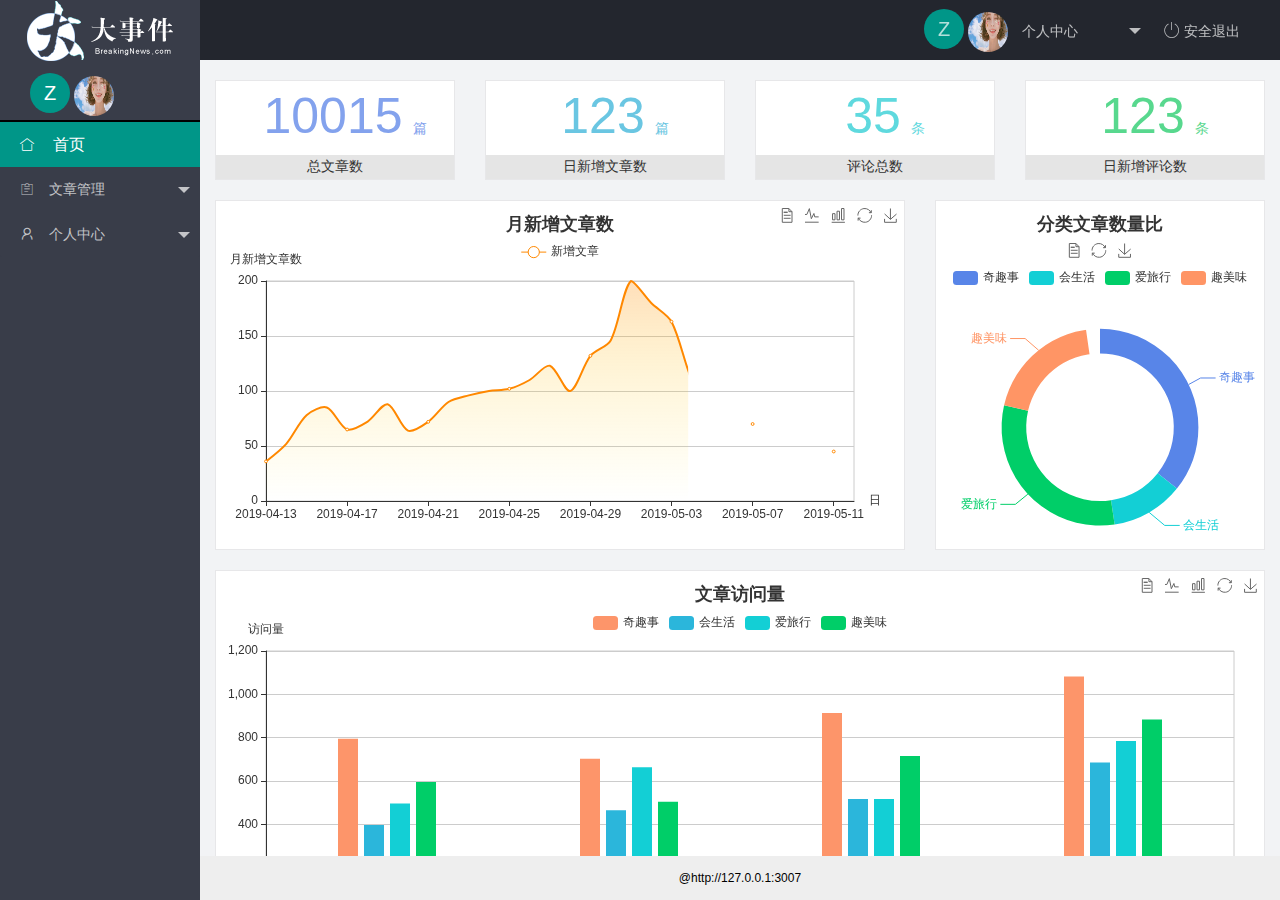
<file: index.html>
<!DOCTYPE html>
<html>

<head>
  <meta charset="utf-8">
  <meta name="viewport" content="width=device-width, initial-scale=1, maximum-scale=1">
  <title>大事件</title>
  <!-- layui css 文件 -->
  <link rel="stylesheet" href="./assets/lib/layui/css/layui.css">
  <!-- 第三方图标库 -->
  <link rel="stylesheet" href="./assets/fonts/iconfont.css">
  <!-- 自己的 css 文件 -->
  <link rel="stylesheet" href="./assets/css/index.css">
</head>

<body>
  <div class="layui-layout layui-layout-admin">
    <div class="layui-header">
      <div class="layui-logo layui-hide-xs layui-bg-black">
        <img src="./assets/images/logo.png" alt="">
      </div>
      <!-- 头部区域（可配合layui 已有的水平导航） -->
      <ul class="layui-nav layui-layout-left">
        <!-- 移动端显示 -->
        <li class="layui-nav-item layui-show-xs-inline-block layui-hide-sm" lay-header-event="menuLeft">
          <i class="layui-icon layui-icon-spread-left"></i>
        </li>
      </ul>
      <ul class="layui-nav layui-layout-right">
        <li class="layui-nav-item layui-hide layui-show-md-inline-block">
          <a href="javascript:;" class="userinfo">
            <!-- 文本头像 -->
            <span class="text-avatar">Z</span>
            <img src="./assets/images/2052120.jpg" class="layui-nav-img">
            个人中心
          </a>
          <dl class="layui-nav-child">
            <dd><a href="./user/user_info.html" target="fm">基本信息</a></dd>
            <dd><a href="./user/user_avatar.html" target="fm">更换头像</a></dd>
            <dd><a href="./user/user_pwd.html" target="fm">修改密码</a></dd>
          </dl>
        </li>
        <li class="layui-nav-item" lay-header-event="menuRight" lay-unselect>
          <a href="javascript:;" id="btnLogout">
            <span class="iconfont icon-tuichu"></span>
            安全退出
          </a>
        </li>
      </ul>
    </div>

    <div class="layui-side layui-bg-black">
      <div class="layui-side-scroll">
        <div class="userinfo">
          <!-- 文本头像 -->
          <span class="text-avatar">Z</span>
          <img src="./assets/images/2052120.jpg" class="layui-nav-img">
          <span id="welcome"></span>
        </div>
        <!-- 左侧导航区域（可配合layui已有的垂直导航） -->
        <ul class="layui-nav layui-nav-tree" lay-filter="test" lay-shrink="all">
          <li class="layui-nav-item layui-nav-itemed layui-this">
            <a class="" href="./home/dashboard.html" target="fm" style="font-size: 16px;" id="frist_show">
              <i class="layui-icon layui-icon-home"></i> 首页
            </a>
          </li>
          <li class="layui-nav-item">
            <a href="javascript:;"> <i class="layui-icon layui-icon-form"></i>文章管理</a>
            <dl class="layui-nav-child">
              <dd><a href="javascript:;">文章类别</a></dd>
              <dd><a href="javascript:;">文章列表</a></dd>
              <dd><a href="javascript:;">发表文章</a></dd>
            </dl>
          </li>
          <li class="layui-nav-item">
            <a href="javascript:;"> <i class="layui-icon layui-icon-username"></i>个人中心</a>
            <dl class="layui-nav-child">
              <dd><a href="./user/user_info.html" target="fm">基本信息</a></dd>
              <dd><a href="./user/user_avatar.html" target="fm">更换头像</a></dd>
              <dd><a href="./user/user_pwd.html" target="fm">修改密码</a></dd>
            </dl>
          </li>
        </ul>
      </div>
    </div>

    <div class="layui-body">
      <!-- 内容主体区域 -->
      <iframe name="fm" src="./home/dashboard.html" frameborder="0" id="zhuti"></iframe>



    </div>

    <div class="layui-footer">
      <!-- 底部固定区域 -->
      @http://127.0.0.1:3007
    </div>
  </div>
  <!-- 导入 layUI 的 js 文件 -->
  <script src="./assets/lib/layui/layui.all.js"></script>
  <!-- 导入 jQuery -->
  <script src="./assets/lib/jquery.js"></script>
  <!-- 导入 baseAPI -->
  <script src="./assets/js/baseAPI.js"></script>
  <!-- 导入自己的 js 文件 -->
  <script src="./assets/js/index.js"></script>
</body>

</html>
</file>
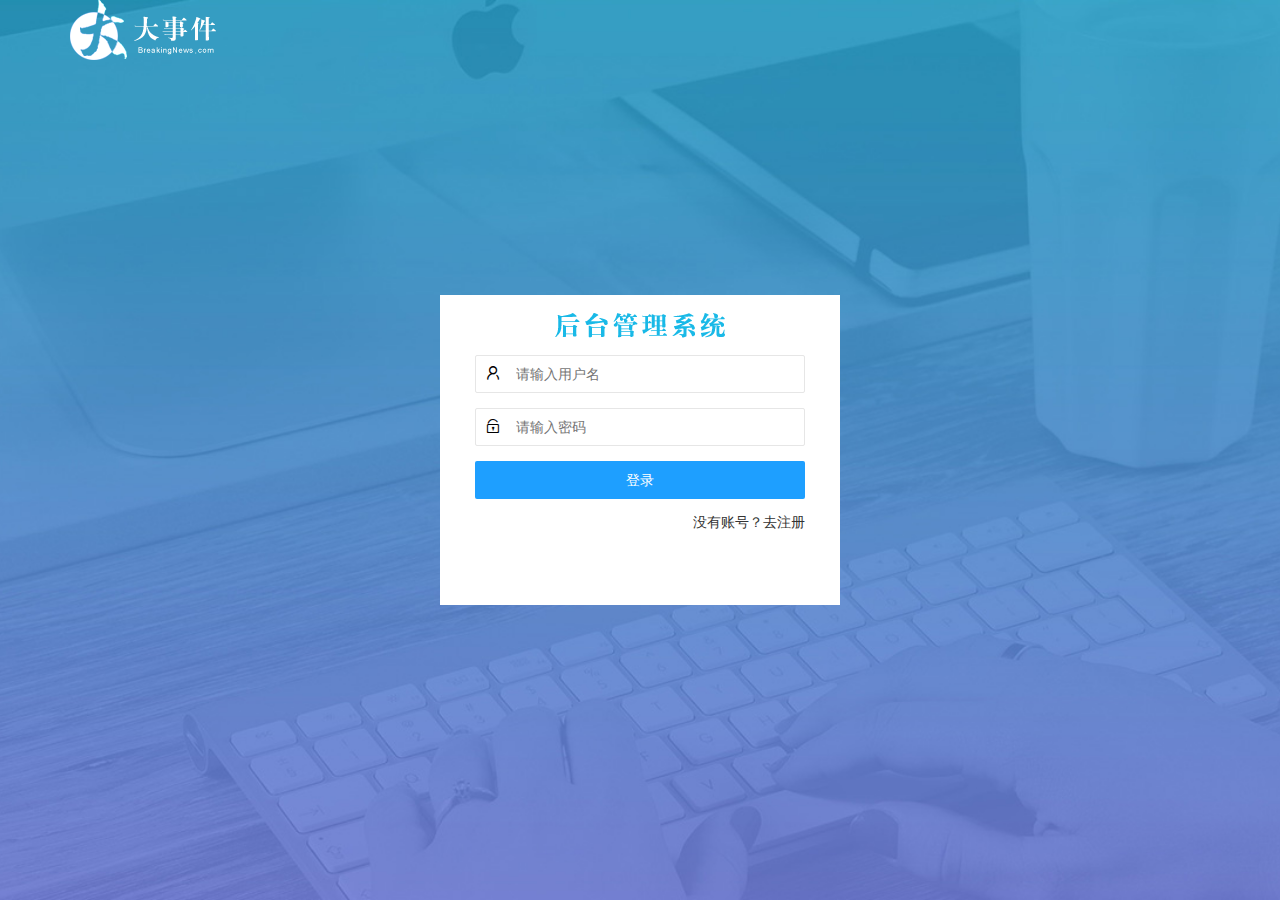
<file: login.html>
<!DOCTYPE html>
<html lang="en">

<head>
    <meta charset="UTF-8">
    <meta http-equiv="X-UA-Compatible" content="IE=edge">
    <meta name="viewport" content="width=h, initial-scale=1.0">
    <title>大事件-登录/注册</title>
    <link rel="stylesheet" href="./assets/lib/layui/css/layui.css">
    <link rel="stylesheet" href="/assets/css/login.css">
</head>

<body>
    <!-- 头部的log区域 -->
    <div class="layui-main">
        <img src="./assets/images/logo.png" alt="" />
    </div>
    <!-- 登录注册区域 -->
    <div class="loginAndRegBox">
        <div class="title-box"></div>
        <!-- 登录的div -->
        <div class="login-box">
            <!-- 登录的表单 -->
            <form class="layui-form" id="form_login">
                <!-- 用户名 -->
                <div class="layui-form-item">
                    <i class="layui-icon layui-icon-username"></i>
                    <input type="text" name="username" required lay-verify="required" placeholder="请输入用户名"
                        autocomplete="off" class="layui-input">
                </div>
                <!-- 密码 -->
                <div class="layui-form-item">
                    <i class="layui-icon layui-icon-password"></i>
                    <input type="password" name="password" required lay-verify="required|pwd" placeholder="请输入密码"
                        autocomplete="off" class="layui-input">
                </div>
                <div class="layui-form-item">
                    <!-- 注意：普通按钮和提交按钮的区别就是 lay-submit 这个属性 -->
                    <button class="layui-btn layui-btn-fluid  layui-btn-normal" lay-submit>登录</button>
                </div>
                <div class="layui-form-item links">
                    <a href="javascript:;" id="link_reg">没有账号？去注册</a>
                </div>
            </form>
        </div>
        <!-- 注册的div -->
        <div class="reg-box">
            <!-- 注册的表单标签 -->
            <form class="layui-form" action="" id="form_reg">
                <!-- 用户名 -->
                <div class="layui-form-item">
                    <i class="layui-icon layui-icon-username"></i>
                    <input type="text" name="username" required lay-verify="required" placeholder="请输入用户名"
                        autocomplete="off" class="layui-input">
                </div>
                <!-- 密码 -->
                <div class="layui-form-item">
                    <i class="layui-icon layui-icon-password"></i>
                    <input type="password" name="password" required lay-verify="required|pwd" placeholder="请输入密码"
                        autocomplete="off" class="layui-input">
                </div>
                <!-- 再次确认密码 -->
                <div class="layui-form-item">
                    <i class="layui-icon layui-icon-password"></i>
                    <input type="password" name="password" required lay-verify="required|pwd|repwd" placeholder="再次确认密码"
                        autocomplete="off" class="layui-input">
                </div>
                <div class="layui-form-item">
                    <!-- 注意：普通按钮和提交按钮的区别就是 lay-submit 这个属性 -->
                    <button class="layui-btn layui-btn-fluid  layui-btn-normal" lay-submit>注册</button>
                </div>

                <div class="layui-form-item links">
                    <a href="javascript:;" id="link_login">已有账号？去登录</a>

                </div>

        </div>
        </form>
    </div>
    <!-- 导入 layUI 的 js 文件 -->
    <script src="./assets/lib/layui/layui.all.js"></script>
    <!-- 导入jQuery -->
    <script src="./assets/lib/jquery.js"></script>
    <!-- 导入自己封装的 baseAPI.js -->
    <script src="/assets/js/baseAPI.js"></script>
    <!-- 自己的js -->
    <script src="./assets/js/login.js"></script>
</body>

</html>
</file>
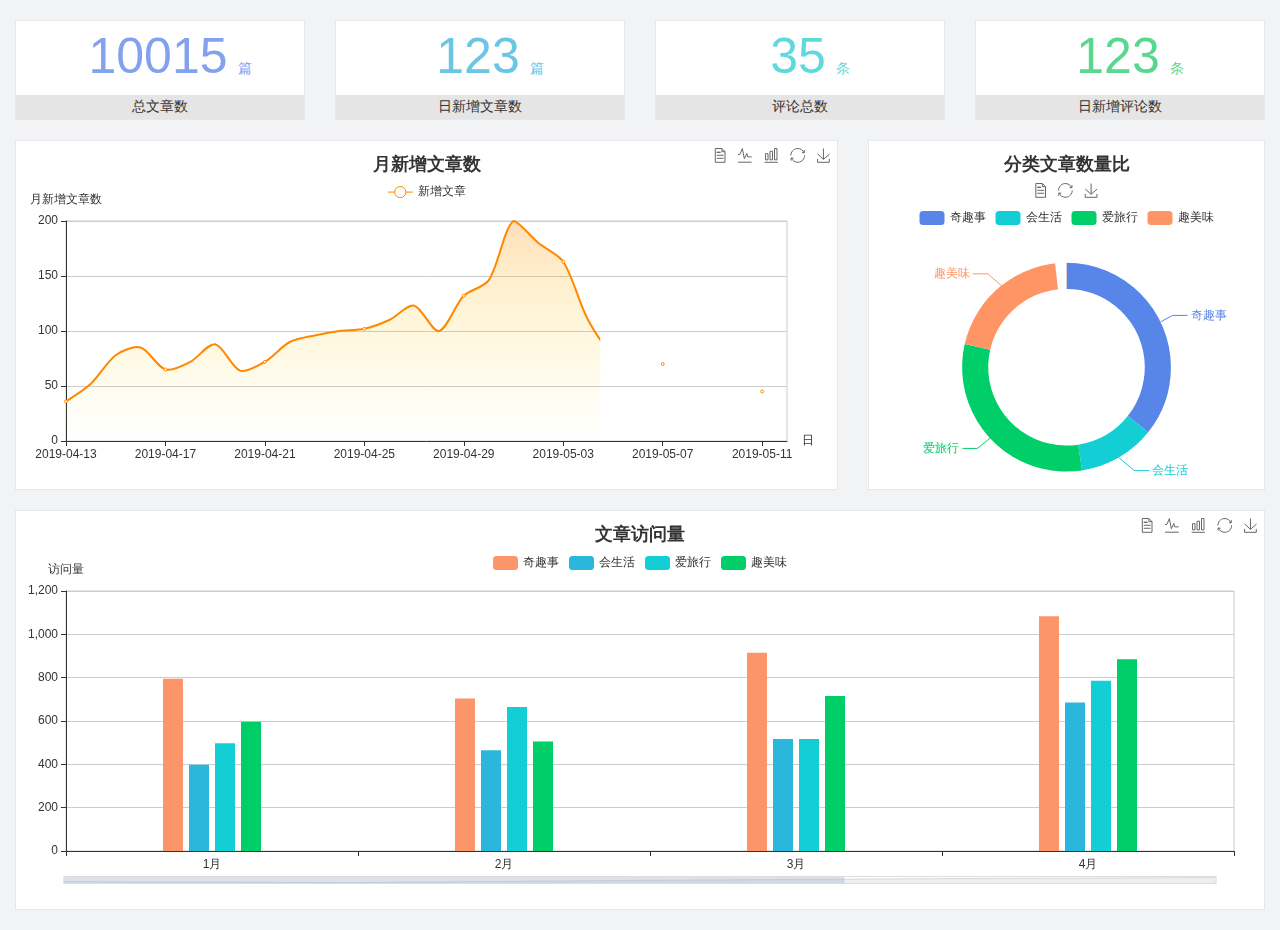
<file: home/dashboard.html>
<!DOCTYPE html>
<html lang="en">

<head>
  <meta charset="UTF-8">
  <meta name="viewport" content="width=device-width, initial-scale=1.0">
  <meta http-equiv="X-UA-Compatible" content="ie=edge">
  <title>图表统计</title>
  <link rel="stylesheet" href="../../assets/lib/bootstrap.css" />
  <link rel="stylesheet" href="../../assets/lib/main.css" />
  <script src="../../assets/lib/jquery.js"></script>
  <script type="text/javascript" src="../../assets/lib/echarts.min.js"></script>
</head>

<body>
  <div class="container-fluid">
    <div class="row spannel_list">
      <div class="col-sm-3 col-xs-6">
        <div class="spannel">
          <em>10015</em><span>篇</span>
          <b>总文章数</b>
        </div>
      </div>
      <div class="col-sm-3 col-xs-6">
        <div class="spannel scolor01">
          <em>123</em><span>篇</span>
          <b>日新增文章数</b>
        </div>
      </div>
      <div class="col-sm-3 col-xs-6">
        <div class="spannel scolor02">
          <em>35</em><span>条</span>
          <b>评论总数</b>
        </div>
      </div>
      <div class="col-sm-3 col-xs-6">
        <div class="spannel scolor03">
          <em>123</em><span>条</span>
          <b>日新增评论数</b>
        </div>
      </div>
    </div>
  </div>

  <div class="container-fluid">
    <div class="row curve-pie">
      <div class="col-lg-8 col-md-8">
        <div class="gragh_pannel" id="curve_show"></div>
      </div>
      <div class="col-lg-4 col-md-4">
        <div class="gragh_pannel" id="pie_show"></div>
      </div>
    </div>
  </div>

  <div class="container-fluid">
    <div class="column_pannel" id="column_show"></div>
  </div>

  <script>
    var oChart = echarts.init(document.getElementById('curve_show'));
    var aList_all = [
      { 'count': 36, 'date': '2019-04-13' },
      { 'count': 52, 'date': '2019-04-14' },
      { 'count': 78, 'date': '2019-04-15' },
      { 'count': 85, 'date': '2019-04-16' },
      { 'count': 65, 'date': '2019-04-17' },
      { 'count': 72, 'date': '2019-04-18' },
      { 'count': 88, 'date': '2019-04-19' },
      { 'count': 64, 'date': '2019-04-20' },
      { 'count': 72, 'date': '2019-04-21' },
      { 'count': 90, 'date': '2019-04-22' },
      { 'count': 96, 'date': '2019-04-23' },
      { 'count': 100, 'date': '2019-04-24' },
      { 'count': 102, 'date': '2019-04-25' },
      { 'count': 110, 'date': '2019-04-26' },
      { 'count': 123, 'date': '2019-04-27' },
      { 'count': 100, 'date': '2019-04-28' },
      { 'count': 132, 'date': '2019-04-29' },
      { 'count': 146, 'date': '2019-04-30' },
      { 'count': 200, 'date': '2019-05-01' },
      { 'count': 180, 'date': '2019-05-02' },
      { 'count': 163, 'date': '2019-05-03' },
      { 'count': 110, 'date': '2019-05-04' },
      { 'count': 80, 'date': '2019-05-05' },
      { 'count': 82, 'date': '2019-05-06' },
      { 'count': 70, 'date': '2019-05-07' },
      { 'count': 65, 'date': '2019-05-08' },
      { 'count': 54, 'date': '2019-05-09' },
      { 'count': 40, 'date': '2019-05-10' },
      { 'count': 45, 'date': '2019-05-11' },
      { 'count': 38, 'date': '2019-05-12' },
    ];

    let aCount = [];
    let aDate = [];

    for (var i = 0; i < aList_all.length; i++) {
      aCount.push(aList_all[i].count);
      aDate.push(aList_all[i].date);
    }

    var chartopt = {
      title: {
        text: '月新增文章数',
        left: 'center',
        top: '10'
      },
      tooltip: {
        trigger: 'axis'
      },
      legend: {
        data: ['新增文章'],
        top: '40'
      },
      toolbox: {
        show: true,
        feature: {
          mark: { show: true },
          dataView: { show: true, readOnly: false },
          magicType: { show: true, type: ['line', 'bar'] },
          restore: { show: true },
          saveAsImage: { show: true }
        }
      },
      calculable: true,
      xAxis: [
        {
          name: '日',
          type: 'category',
          boundaryGap: false,
          data: aDate
        }
      ],
      yAxis: [
        {
          name: '月新增文章数',
          type: 'value'
        }
      ],
      series: [
        {
          name: '新增文章',
          type: 'line',
          smooth: true,
          itemStyle: { normal: { areaStyle: { type: 'default' }, color: '#f80' }, lineStyle: { color: '#f80' } },
          data: aCount
        }],
      areaStyle: {
        normal: {
          color: new echarts.graphic.LinearGradient(0, 0, 0, 1, [{
            offset: 0,
            color: 'rgba(255,136,0,0.39)'
          }, {
            offset: .34,
            color: 'rgba(255,180,0,0.25)'
          }, {
            offset: 1,
            color: 'rgba(255,222,0,0.00)'
          }])

        }
      },
      grid: {
        show: true,
        x: 50,
        x2: 50,
        y: 80,
        height: 220
      }
    };

    oChart.setOption(chartopt);


    var oPie = echarts.init(document.getElementById('pie_show'));
    var oPieopt =
    {
      title: {
        top: 10,
        text: '分类文章数量比',
        x: 'center'
      },
      tooltip: {
        trigger: 'item',
        formatter: "{a} <br/>{b} : {c} ({d}%)"
      },
      color: ['#5885e8', '#13cfd5', '#00ce68', '#ff9565'],
      legend: {
        x: 'center',
        top: 65,
        data: ['奇趣事', '会生活', '爱旅行', '趣美味']
      },
      toolbox: {
        show: true,
        x: 'center',
        top: 35,
        feature: {
          mark: { show: true },
          dataView: { show: true, readOnly: false },
          magicType: {
            show: true,
            type: ['pie', 'funnel'],
            option: {
              funnel: {
                x: '25%',
                width: '50%',
                funnelAlign: 'left',
                max: 1548
              }
            }
          },
          restore: { show: true },
          saveAsImage: { show: true }
        }
      },
      calculable: true,
      series: [
        {
          name: '访问来源',
          type: 'pie',
          radius: ['45%', '60%'],
          center: ['50%', '65%'],
          data: [
            { value: 300, name: '奇趣事' },
            { value: 100, name: '会生活' },
            { value: 260, name: '爱旅行' },
            { value: 180, name: '趣美味' }
          ]
        }
      ]
    };
    oPie.setOption(oPieopt);



    var oColumn = this.echarts.init(document.getElementById('column_show'));
    var oColumnopt =
    {
      title: {
        text: '文章访问量',
        left: 'center',
        top: '10'
      },
      tooltip: {
        trigger: 'axis'
      },
      legend: {
        data: ['奇趣事', '会生活', '爱旅行', '趣美味'],
        top: '40'
      },
      toolbox: {
        show: true,
        feature: {
          mark: { show: true },
          dataView: { show: true, readOnly: false },
          magicType: { show: true, type: ['line', 'bar'] },
          restore: { show: true },
          saveAsImage: { show: true }
        }
      },
      calculable: true,
      xAxis: [
        {
          type: 'category',
          data: ['1月', '2月', '3月', '4月', '5月']
        }
      ],
      yAxis: [
        {
          name: '访问量',
          type: 'value'
        }
      ],
      series: [
        {
          name: '奇趣事',
          type: 'bar',
          barWidth: 20,
          itemStyle: {
            normal: { areaStyle: { type: 'default' }, color: '#fd956a' }
          },
          data: [800, 708, 920, 1090, 1200]
        },
        {
          name: '会生活',
          type: 'bar',
          barWidth: 20,
          itemStyle: {
            normal: { areaStyle: { type: 'default' }, color: '#2bb6db' }
          },
          data: [400, 468, 520, 690, 800]
        },
        {
          name: '爱旅行',
          type: 'bar',
          barWidth: 20,
          itemStyle: {
            normal: { areaStyle: { type: 'default' }, color: '#13cfd5' }
          },
          data: [500, 668, 520, 790, 900]
        },
        {
          name: '趣美味',
          type: 'bar',
          barWidth: 20,
          itemStyle: {
            normal: { areaStyle: { type: 'default' }, color: '#00ce68' }
          },
          data: [600, 508, 720, 890, 1000]
        }
      ],
      grid: {
        show: true,
        x: 50,
        x2: 30,
        y: 80,
        height: 260
      },
      dataZoom: [//给x轴设置滚动条
        {
          start: 0,//默认为0
          end: 100 - 1000 / 31,//默认为100
          type: 'slider',
          show: true,
          xAxisIndex: [0],
          handleSize: 0,//滑动条的 左右2个滑动条的大小
          height: 8,//组件高度
          left: 45, //左边的距离
          right: 50,//右边的距离
          bottom: 26,//右边的距离
          handleColor: '#ddd',//h滑动图标的颜色
          handleStyle: {
            borderColor: "#cacaca",
            borderWidth: "1",
            shadowBlur: 2,
            background: "#ddd",
            shadowColor: "#ddd",
          }
        }]
    };
    oColumn.setOption(oColumnopt);
  </script>
</body>

</html>
</file>
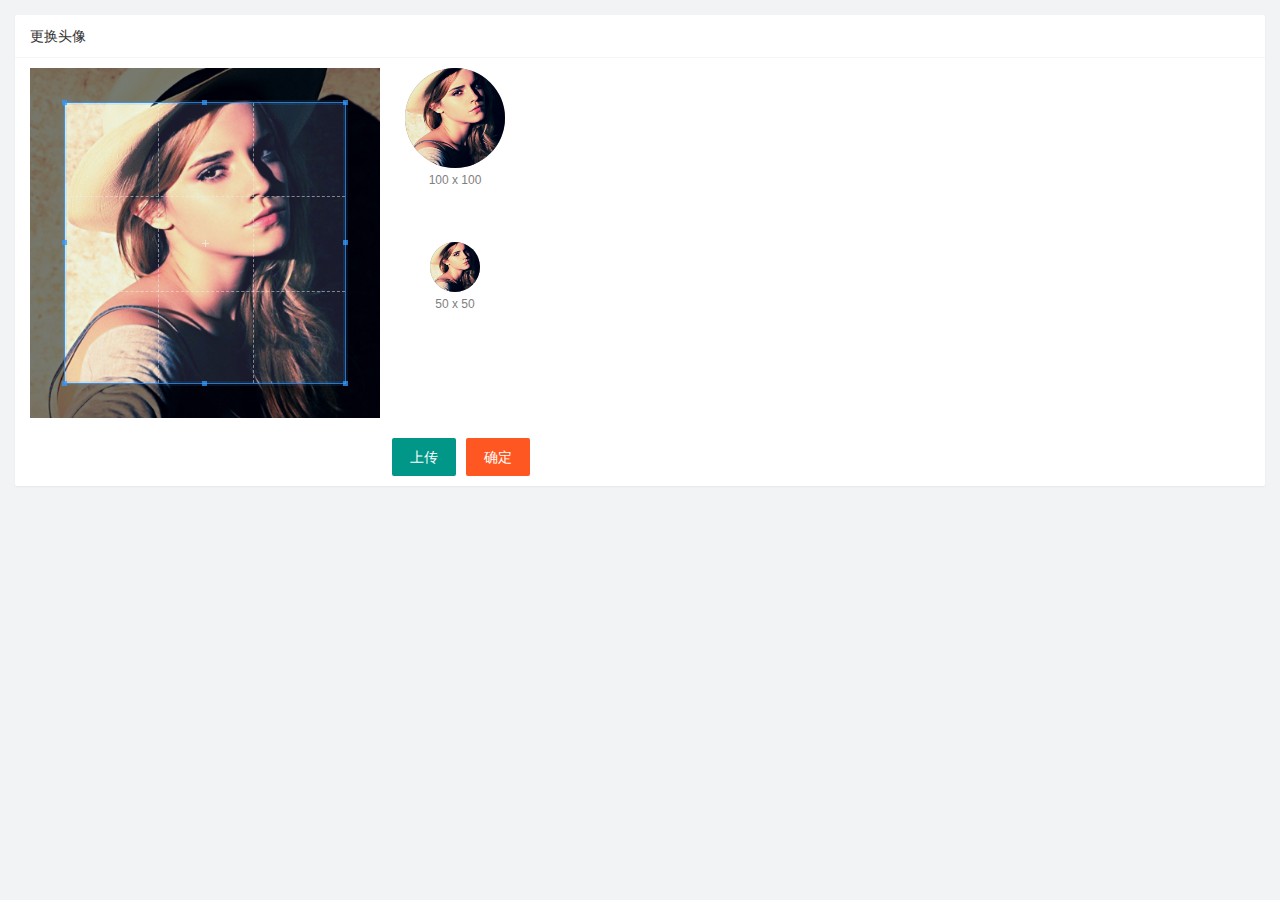
<file: user/user_avatar.html>
<!DOCTYPE html>
<html lang="en">

<head>
    <meta charset="UTF-8">
    <meta http-equiv="X-UA-Compatible" content="IE=edge">
    <meta name="viewport" content="width=device-width, initial-scale=1.0">
    <title>Document</title>
    <!-- 导入 layui css -->
    <link rel="stylesheet" href="../assets/lib/layui/css/layui.css">
    <!-- 导入 cropper css -->
    <link rel="stylesheet" href="../assets/lib/cropper/cropper.css">
    <!-- 导入 自己的 css -->
    <link rel="stylesheet" href="../assets/css/user/user_avatar.css">
</head>

<body>
    <!-- 卡片区域 -->
    <div class="layui-card">
      <div class="layui-card-header">更换头像</div>
      <div class="layui-card-body">
        <!-- 第一行的图片裁剪和预览区域 -->
        <div class="row1">
          <!-- 图片裁剪区域 -->
          <div class="cropper-box">
            <!-- 这个 img 标签很重要，将来会把它初始化为裁剪区域 -->
            <img id="image" src="/assets/images/sample.jpg" />
          </div>
          <!-- 图片的预览区域 -->
          <div class="preview-box">
            <div>
              <!-- 宽高为 100px 的预览区域 -->
              <div class="img-preview w100"></div>
              <p class="size">100 x 100</p>
            </div>
            <div>
              <!-- 宽高为 50px 的预览区域 -->
              <div class="img-preview w50"></div>
              <p class="size">50 x 50</p>
            </div>
          </div>
        </div>

        <!-- 第二行的按钮区域 -->
        <div class="row2">
          <!-- 通过 accept 属性，可以指定，允许用户选择什么类型的文件 -->
          <input type="file" id="file" accept="image/png,image/jpeg" />
          <button type="button" class="layui-btn" id="btnChooseImage">上传</button>
          <button type="button" class="layui-btn layui-btn-danger" id="btnUpload">确定</button>
        </div>
      </div>
    </div>
  </body>
<!-- 导入 layui js 文件 -->
<script src="../assets/lib/layui/layui.all.js"></script>
<!-- 导入 jQuery js -->
<script src="../assets/lib/jquery.js"></script>
<!-- 导入 baseAPI  js-->
<script src="../assets/js/baseAPI.js"></script>
<!-- 导入 cropper 有关js -->
<script src="../assets/lib/cropper/Cropper.js"></script>
<script src="../assets/lib/cropper/jquery-cropper.js"></script>
<!-- 导入自己的 js -->
<script src="../assets/js/user/user_avatar.js"></script>

</html>
</file>
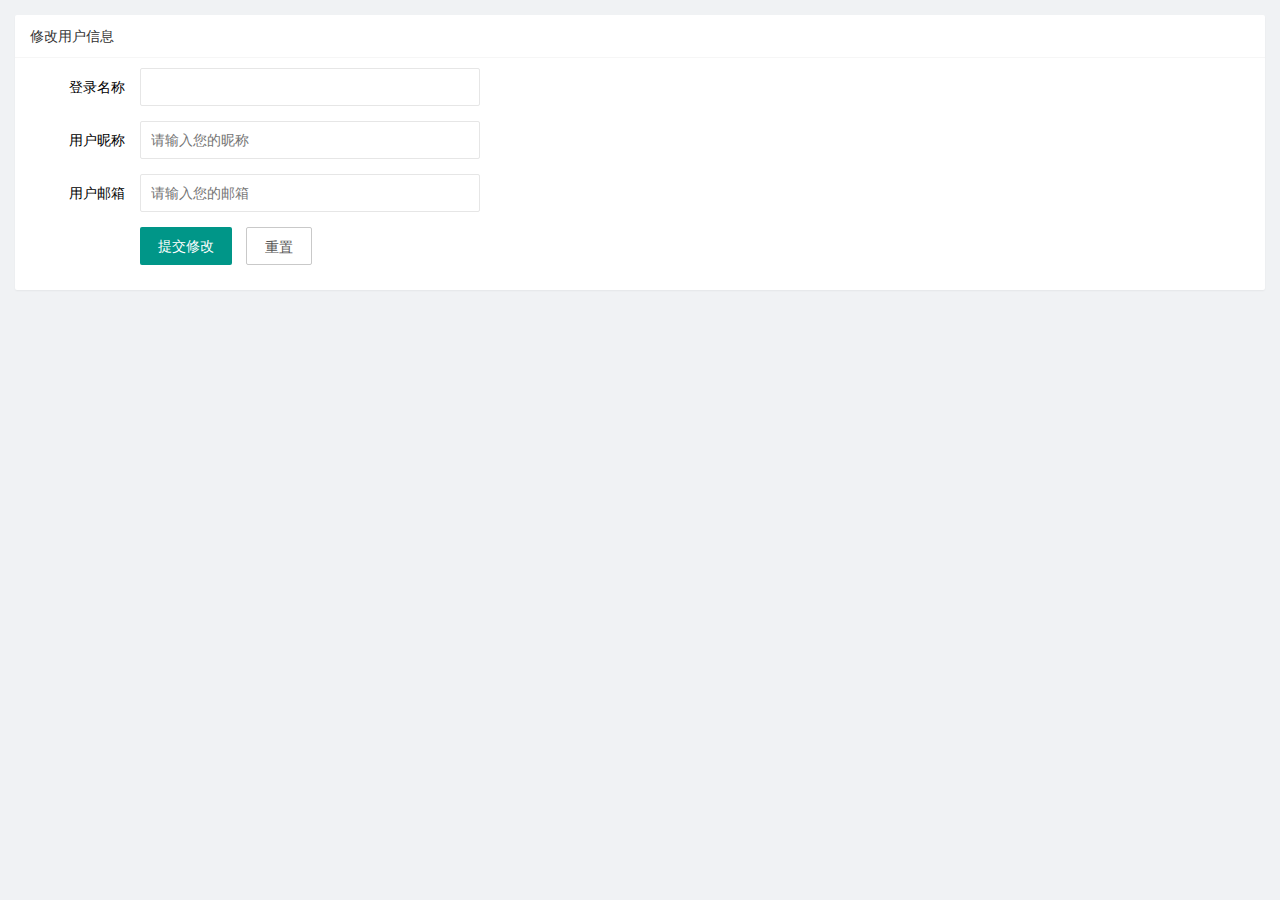
<file: user/user_info.html>
<!DOCTYPE html>
<html lang="en">

<head>
    <meta charset="UTF-8">
    <meta http-equiv="X-UA-Compatible" content="IE=edge">
    <meta name="viewport" content="width=device-width, initial-scale=1.0">
    <title>Document</title>
    <link rel="stylesheet" href="../assets/lib/layui/css/layui.css">
    <link rel="stylesheet" href="../assets/css/user/user_info.css">
</head>

<body>
    <!-- 卡片区域 -->
    <div class="layui-card">
        <div class="layui-card-header">修改用户信息</div>
        <div class="layui-card-body">
            <!-- form表单区域 -->
            <form class="layui-form" action="" lay-filter="formUserInfo">
                <!-- 这是隐藏域 -->
                <input type="hidden" name="id" value="">
                <div class="layui-form-item">
                    <label class="layui-form-label">登录名称</label>
                    <div class="layui-input-block">
                        <input type="text" name="username" required lay-verify="required" placeholder=""
                            autocomplete="off" class="layui-input" readonly id="username">
                    </div>
                </div>
                <div class="layui-form-item">
                    <label class="layui-form-label">用户昵称</label>
                    <div class="layui-input-block">
                        <input type="text" name="nickname" required lay-verify="required|nickname" placeholder="请输入您的昵称"
                            autocomplete="off" class="layui-input">
                    </div>
                </div>
                <div class="layui-form-item">
                    <label class="layui-form-label">用户邮箱</label>
                    <div class="layui-input-block">
                        <input type="text" name="email" required lay-verify="required|email" placeholder="请输入您的邮箱"
                            autocomplete="off" class="layui-input">
                    </div>
                </div>
                <div class="layui-form-item">
                    <div class="layui-input-block">
                      <button class="layui-btn" lay-submit lay-filter="formDemo">提交修改</button>
                      <button class="layui-btn layui-btn-primary" id="btnReset">重置</button>
                    </div>
                  </div>
            </form>
        </div>
    </div>
</body>
<!-- 导入 layui js -->
<script src="../assets/lib/layui/layui.all.js"></script>
<!-- 导入 jQuery -->
<script src="../assets/lib/jquery.js"></script>
<!-- 导入 baseAPI -->
<script src="../assets/js/baseAPI.js"></script>
<!-- 导入自己的 js -->
<script src="../assets/js/user/user_info.js"></script>

</html>
</file>
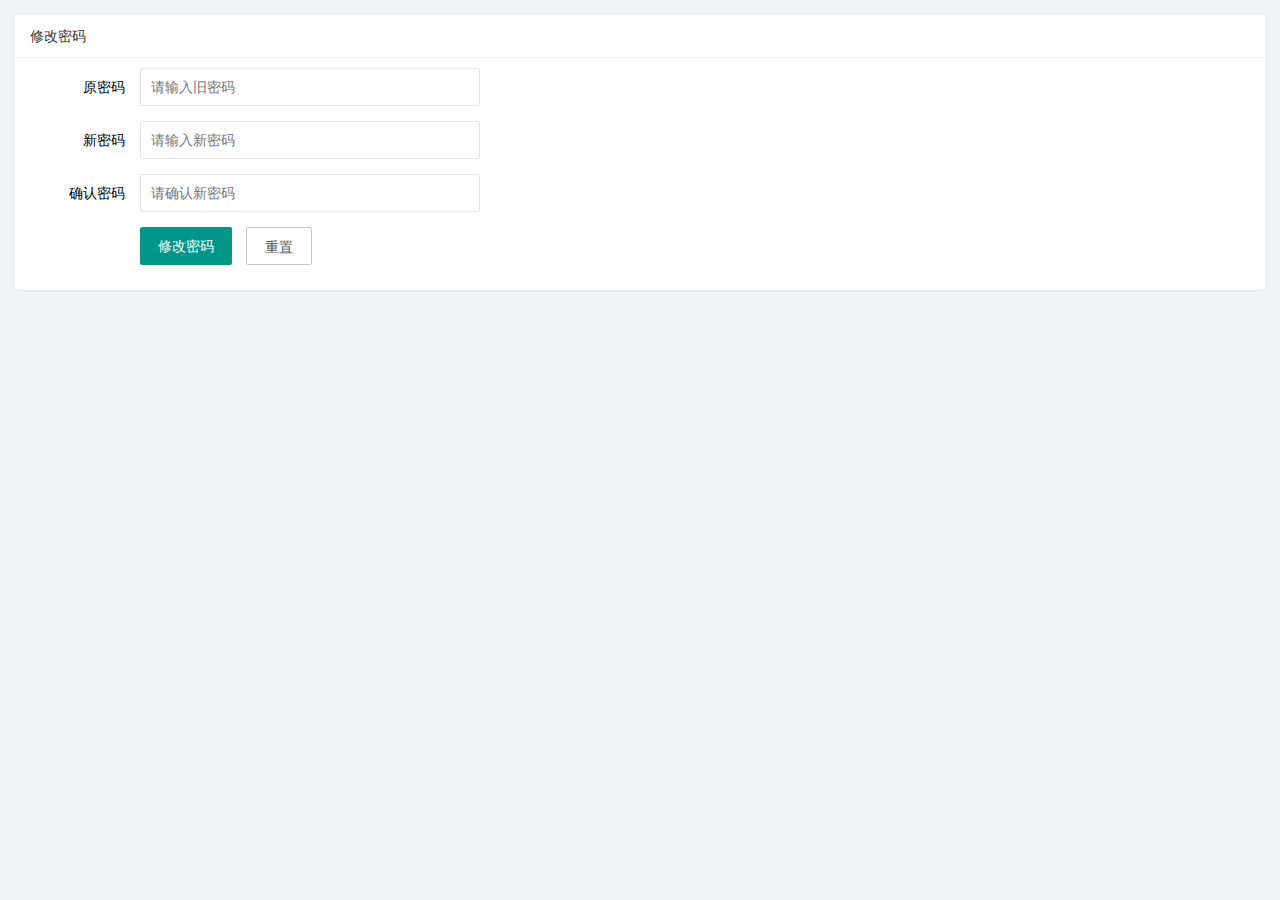
<file: user/user_pwd.html>
<!DOCTYPE html>
<html lang="en">

<head>
    <meta charset="UTF-8">
    <meta http-equiv="X-UA-Compatible" content="IE=edge">
    <meta name="viewport" content="width=device-width, initial-scale=1.0">
    <title>Document</title>
    <!-- 导入 layui css -->
    <link rel="stylesheet" href="../assets/lib/layui/css/layui.css">
    <!-- 导入 自己的 css -->
    <link rel="stylesheet" href="../assets/css/user/user_pwd.css">
</head>

<body>
    <div class="layui-card">
        <div class="layui-card-header">修改密码</div>
        <div class="layui-card-body">
            <form class="layui-form" action="">
                <!-- 隐藏域 -->
                <!-- <input type="hidden" name="id"> -->
                <!-- 原密码 -->
                <div class="layui-form-item">
                    <label class="layui-form-label">原密码</label>
                    <div class="layui-input-block">
                        <input type="password" name="oldPwd" required lay-verify="required" placeholder="请输入旧密码"
                            autocomplete="off" class="layui-input">
                    </div>
                </div>
                <!-- 新密码 -->
                <div class="layui-form-item">
                    <label class="layui-form-label">新密码</label>
                    <div class="layui-input-block">
                        <input type="password" name="newPwd" required lay-verify="required|pwd" placeholder="请输入新密码"
                            autocomplete="off" class="layui-input">
                    </div>
                </div>
                <!-- 确认新密码 -->
                <div class="layui-form-item">
                    <label class="layui-form-label">确认密码</label>
                    <div class="layui-input-block">
                        <input type="password" name="newPwd" required lay-verify="required|pwd|repwd" placeholder="请确认新密码"
                            autocomplete="off" class="layui-input">
                    </div>
                </div>
                <!-- 修改和重置 -->
                <div class="layui-form-item">
                    <div class="layui-input-block">
                        <button class="layui-btn" lay-submit lay-filter="formDemo">修改密码</button>
                        <button type="reset" class="layui-btn layui-btn-primary">重置</button>
                    </div>
                </div>
            </form>
        </div>
    </div>

</body>
<!-- 导入 layui js 文件 -->
<script src="../assets/lib/layui/layui.all.js"></script>
<!-- 导入 jQuery js -->
<script src="../assets/lib/jquery.js"></script>
<!-- 导入 baseAPI  js-->
<script src="../assets/js/baseAPI.js"></script>
<!-- 导入自己的 js -->
<script src="../assets/js/user/user_pwd.js"></script>
</html>
</file>
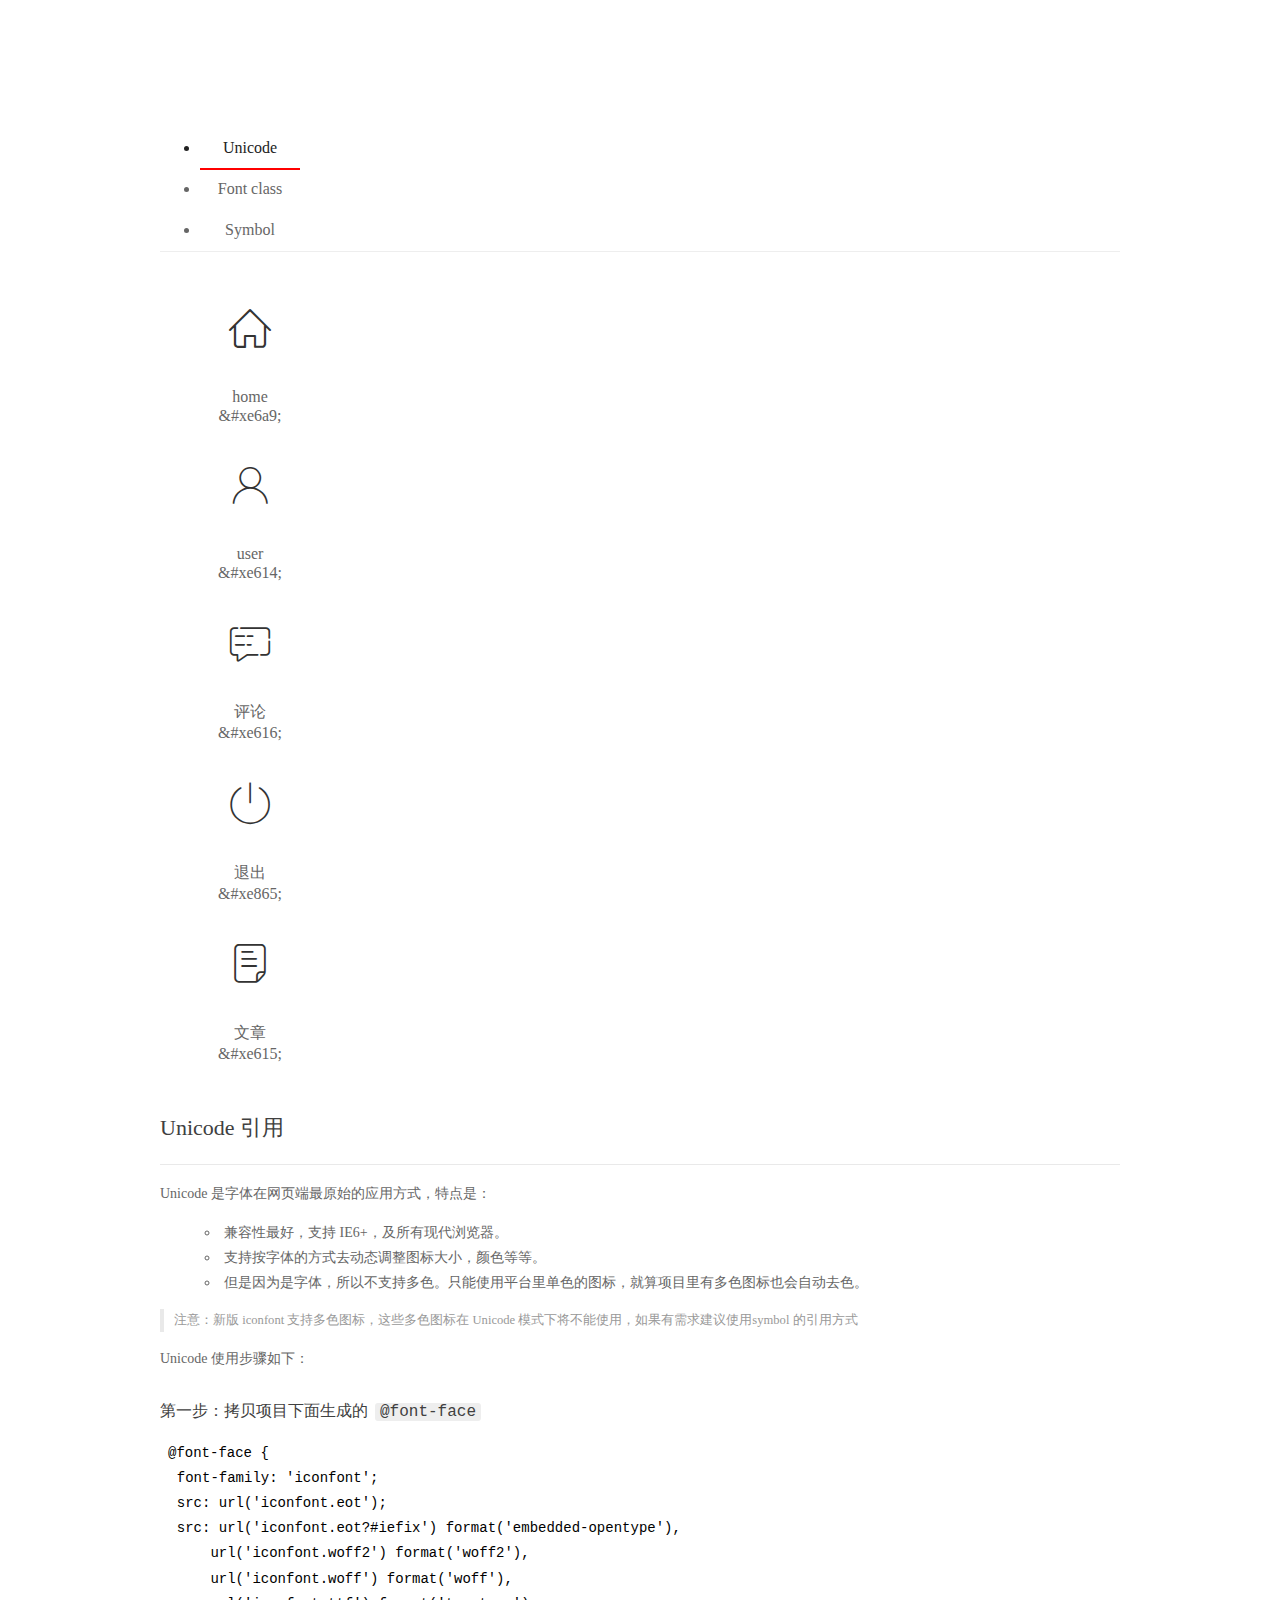
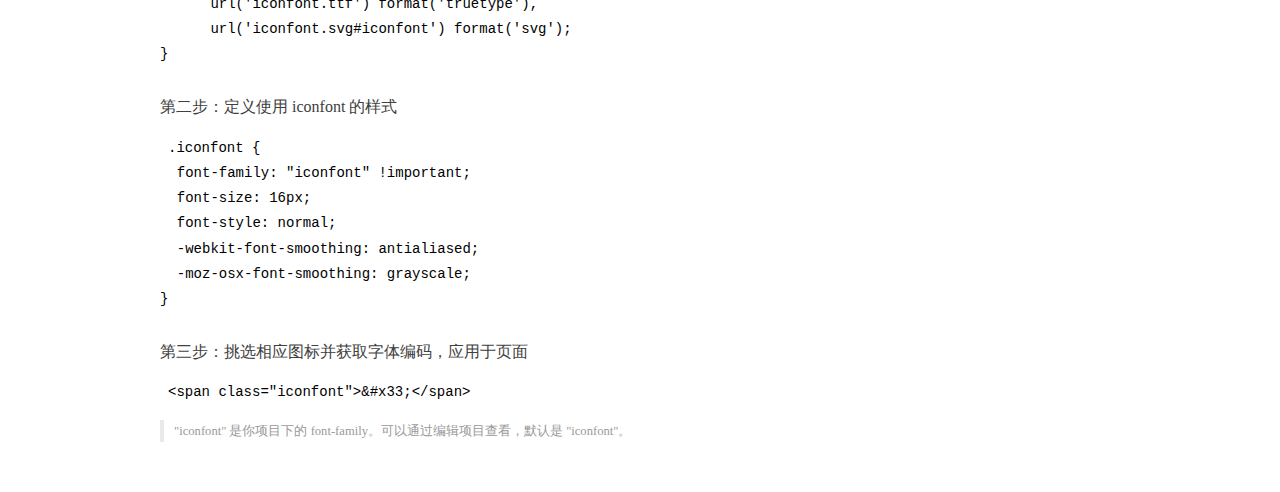
<file: assets/fonts/demo_index.html>
<!DOCTYPE html>
<html>
<head>
  <meta charset="utf-8"/>
  <title>IconFont Demo</title>
  <link rel="shortcut icon" href="https://gtms04.alicdn.com/tps/i4/TB1_oz6GVXXXXaFXpXXJDFnIXXX-64-64.ico" type="image/x-icon"/>
  <link rel="stylesheet" href="https://g.alicdn.com/thx/cube/1.3.2/cube.min.css">
  <link rel="stylesheet" href="demo.css">
  <link rel="stylesheet" href="iconfont.css">
  <script src="iconfont.js"></script>
  <!-- jQuery -->
  <script src="https://a1.alicdn.com/oss/uploads/2018/12/26/7bfddb60-08e8-11e9-9b04-53e73bb6408b.js"></script>
  <!-- 代码高亮 -->
  <script src="https://a1.alicdn.com/oss/uploads/2018/12/26/a3f714d0-08e6-11e9-8a15-ebf944d7534c.js"></script>
</head>
<body>
  <div class="main">
    <h1 class="logo"><a href="https://www.iconfont.cn/" title="iconfont 首页" target="_blank">&#xe86b;</a></h1>
    <div class="nav-tabs">
      <ul id="tabs" class="dib-box">
        <li class="dib active"><span>Unicode</span></li>
        <li class="dib"><span>Font class</span></li>
        <li class="dib"><span>Symbol</span></li>
      </ul>
      
    </div>
    <div class="tab-container">
      <div class="content unicode" style="display: block;">
          <ul class="icon_lists dib-box">
          
            <li class="dib">
              <span class="icon iconfont">&#xe6a9;</span>
                <div class="name">home</div>
                <div class="code-name">&amp;#xe6a9;</div>
              </li>
          
            <li class="dib">
              <span class="icon iconfont">&#xe614;</span>
                <div class="name">user</div>
                <div class="code-name">&amp;#xe614;</div>
              </li>
          
            <li class="dib">
              <span class="icon iconfont">&#xe616;</span>
                <div class="name">评论</div>
                <div class="code-name">&amp;#xe616;</div>
              </li>
          
            <li class="dib">
              <span class="icon iconfont">&#xe865;</span>
                <div class="name">退出</div>
                <div class="code-name">&amp;#xe865;</div>
              </li>
          
            <li class="dib">
              <span class="icon iconfont">&#xe615;</span>
                <div class="name">文章</div>
                <div class="code-name">&amp;#xe615;</div>
              </li>
          
          </ul>
          <div class="article markdown">
          <h2 id="unicode-">Unicode 引用</h2>
          <hr>

          <p>Unicode 是字体在网页端最原始的应用方式，特点是：</p>
          <ul>
            <li>兼容性最好，支持 IE6+，及所有现代浏览器。</li>
            <li>支持按字体的方式去动态调整图标大小，颜色等等。</li>
            <li>但是因为是字体，所以不支持多色。只能使用平台里单色的图标，就算项目里有多色图标也会自动去色。</li>
          </ul>
          <blockquote>
            <p>注意：新版 iconfont 支持多色图标，这些多色图标在 Unicode 模式下将不能使用，如果有需求建议使用symbol 的引用方式</p>
          </blockquote>
          <p>Unicode 使用步骤如下：</p>
          <h3 id="-font-face">第一步：拷贝项目下面生成的 <code>@font-face</code></h3>
<pre><code class="language-css"
>@font-face {
  font-family: 'iconfont';
  src: url('iconfont.eot');
  src: url('iconfont.eot?#iefix') format('embedded-opentype'),
      url('iconfont.woff2') format('woff2'),
      url('iconfont.woff') format('woff'),
      url('iconfont.ttf') format('truetype'),
      url('iconfont.svg#iconfont') format('svg');
}
</code></pre>
          <h3 id="-iconfont-">第二步：定义使用 iconfont 的样式</h3>
<pre><code class="language-css"
>.iconfont {
  font-family: "iconfont" !important;
  font-size: 16px;
  font-style: normal;
  -webkit-font-smoothing: antialiased;
  -moz-osx-font-smoothing: grayscale;
}
</code></pre>
          <h3 id="-">第三步：挑选相应图标并获取字体编码，应用于页面</h3>
<pre>
<code class="language-html"
>&lt;span class="iconfont"&gt;&amp;#x33;&lt;/span&gt;
</code></pre>
          <blockquote>
            <p>"iconfont" 是你项目下的 font-family。可以通过编辑项目查看，默认是 "iconfont"。</p>
          </blockquote>
          </div>
      </div>
      <div class="content font-class">
        <ul class="icon_lists dib-box">
          
          <li class="dib">
            <span class="icon iconfont icon-home"></span>
            <div class="name">
              home
            </div>
            <div class="code-name">.icon-home
            </div>
          </li>
          
          <li class="dib">
            <span class="icon iconfont icon-user"></span>
            <div class="name">
              user
            </div>
            <div class="code-name">.icon-user
            </div>
          </li>
          
          <li class="dib">
            <span class="icon iconfont icon-pinglun"></span>
            <div class="name">
              评论
            </div>
            <div class="code-name">.icon-pinglun
            </div>
          </li>
          
          <li class="dib">
            <span class="icon iconfont icon-tuichu"></span>
            <div class="name">
              退出
            </div>
            <div class="code-name">.icon-tuichu
            </div>
          </li>
          
          <li class="dib">
            <span class="icon iconfont icon-16"></span>
            <div class="name">
              文章
            </div>
            <div class="code-name">.icon-16
            </div>
          </li>
          
        </ul>
        <div class="article markdown">
        <h2 id="font-class-">font-class 引用</h2>
        <hr>

        <p>font-class 是 Unicode 使用方式的一种变种，主要是解决 Unicode 书写不直观，语意不明确的问题。</p>
        <p>与 Unicode 使用方式相比，具有如下特点：</p>
        <ul>
          <li>兼容性良好，支持 IE8+，及所有现代浏览器。</li>
          <li>相比于 Unicode 语意明确，书写更直观。可以很容易分辨这个 icon 是什么。</li>
          <li>因为使用 class 来定义图标，所以当要替换图标时，只需要修改 class 里面的 Unicode 引用。</li>
          <li>不过因为本质上还是使用的字体，所以多色图标还是不支持的。</li>
        </ul>
        <p>使用步骤如下：</p>
        <h3 id="-fontclass-">第一步：引入项目下面生成的 fontclass 代码：</h3>
<pre><code class="language-html">&lt;link rel="stylesheet" href="./iconfont.css"&gt;
</code></pre>
        <h3 id="-">第二步：挑选相应图标并获取类名，应用于页面：</h3>
<pre><code class="language-html">&lt;span class="iconfont icon-xxx"&gt;&lt;/span&gt;
</code></pre>
        <blockquote>
          <p>"
            iconfont" 是你项目下的 font-family。可以通过编辑项目查看，默认是 "iconfont"。</p>
        </blockquote>
      </div>
      </div>
      <div class="content symbol">
          <ul class="icon_lists dib-box">
          
            <li class="dib">
                <svg class="icon svg-icon" aria-hidden="true">
                  <use xlink:href="#icon-home"></use>
                </svg>
                <div class="name">home</div>
                <div class="code-name">#icon-home</div>
            </li>
          
            <li class="dib">
                <svg class="icon svg-icon" aria-hidden="true">
                  <use xlink:href="#icon-user"></use>
                </svg>
                <div class="name">user</div>
                <div class="code-name">#icon-user</div>
            </li>
          
            <li class="dib">
                <svg class="icon svg-icon" aria-hidden="true">
                  <use xlink:href="#icon-pinglun"></use>
                </svg>
                <div class="name">评论</div>
                <div class="code-name">#icon-pinglun</div>
            </li>
          
            <li class="dib">
                <svg class="icon svg-icon" aria-hidden="true">
                  <use xlink:href="#icon-tuichu"></use>
                </svg>
                <div class="name">退出</div>
                <div class="code-name">#icon-tuichu</div>
            </li>
          
            <li class="dib">
                <svg class="icon svg-icon" aria-hidden="true">
                  <use xlink:href="#icon-16"></use>
                </svg>
                <div class="name">文章</div>
                <div class="code-name">#icon-16</div>
            </li>
          
          </ul>
          <div class="article markdown">
          <h2 id="symbol-">Symbol 引用</h2>
          <hr>

          <p>这是一种全新的使用方式，应该说这才是未来的主流，也是平台目前推荐的用法。相关介绍可以参考这篇<a href="">文章</a>
            这种用法其实是做了一个 SVG 的集合，与另外两种相比具有如下特点：</p>
          <ul>
            <li>支持多色图标了，不再受单色限制。</li>
            <li>通过一些技巧，支持像字体那样，通过 <code>font-size</code>, <code>color</code> 来调整样式。</li>
            <li>兼容性较差，支持 IE9+，及现代浏览器。</li>
            <li>浏览器渲染 SVG 的性能一般，还不如 png。</li>
          </ul>
          <p>使用步骤如下：</p>
          <h3 id="-symbol-">第一步：引入项目下面生成的 symbol 代码：</h3>
<pre><code class="language-html">&lt;script src="./iconfont.js"&gt;&lt;/script&gt;
</code></pre>
          <h3 id="-css-">第二步：加入通用 CSS 代码（引入一次就行）：</h3>
<pre><code class="language-html">&lt;style&gt;
.icon {
  width: 1em;
  height: 1em;
  vertical-align: -0.15em;
  fill: currentColor;
  overflow: hidden;
}
&lt;/style&gt;
</code></pre>
          <h3 id="-">第三步：挑选相应图标并获取类名，应用于页面：</h3>
<pre><code class="language-html">&lt;svg class="icon" aria-hidden="true"&gt;
  &lt;use xlink:href="#icon-xxx"&gt;&lt;/use&gt;
&lt;/svg&gt;
</code></pre>
          </div>
      </div>

    </div>
  </div>
  <script>
  $(document).ready(function () {
      $('.tab-container .content:first').show()

      $('#tabs li').click(function (e) {
        var tabContent = $('.tab-container .content')
        var index = $(this).index()

        if ($(this).hasClass('active')) {
          return
        } else {
          $('#tabs li').removeClass('active')
          $(this).addClass('active')

          tabContent.hide().eq(index).fadeIn()
        }
      })
    })
  </script>
</body>
</html>
</file>
<file: assets/lib/layui/css/layui.css>
/** layui-v2.5.5 MIT License By https://www.layui.com */
 .layui-inline,img{display:inline-block;vertical-align:middle}h1,h2,h3,h4,h5,h6{font-weight:400}.layui-edge,.layui-header,.layui-inline,.layui-main{position:relative}.layui-body,.layui-edge,.layui-elip{overflow:hidden}.layui-btn,.layui-edge,.layui-inline,img{vertical-align:middle}.layui-btn,.layui-disabled,.layui-icon,.layui-unselect{-moz-user-select:none;-webkit-user-select:none;-ms-user-select:none}.layui-elip,.layui-form-checkbox span,.layui-form-pane .layui-form-label{text-overflow:ellipsis;white-space:nowrap}.layui-breadcrumb,.layui-tree-btnGroup{visibility:hidden}blockquote,body,button,dd,div,dl,dt,form,h1,h2,h3,h4,h5,h6,input,li,ol,p,pre,td,textarea,th,ul{margin:0;padding:0;-webkit-tap-highlight-color:rgba(0,0,0,0)}a:active,a:hover{outline:0}img{border:none}li{list-style:none}table{border-collapse:collapse;border-spacing:0}h4,h5,h6{font-size:100%}button,input,optgroup,option,select,textarea{font-family:inherit;font-size:inherit;font-style:inherit;font-weight:inherit;outline:0}pre{white-space:pre-wrap;white-space:-moz-pre-wrap;white-space:-pre-wrap;white-space:-o-pre-wrap;word-wrap:break-word}body{line-height:24px;font:14px Helvetica Neue,Helvetica,PingFang SC,Tahoma,Arial,sans-serif}hr{height:1px;margin:10px 0;border:0;clear:both}a{color:#333;text-decoration:none}a:hover{color:#777}a cite{font-style:normal;*cursor:pointer}.layui-border-box,.layui-border-box *{box-sizing:border-box}.layui-box,.layui-box *{box-sizing:content-box}.layui-clear{clear:both;*zoom:1}.layui-clear:after{content:'\20';clear:both;*zoom:1;display:block;height:0}.layui-inline{*display:inline;*zoom:1}.layui-edge{display:inline-block;width:0;height:0;border-width:6px;border-style:dashed;border-color:transparent}.layui-edge-top{top:-4px;border-bottom-color:#999;border-bottom-style:solid}.layui-edge-right{border-left-color:#999;border-left-style:solid}.layui-edge-bottom{top:2px;border-top-color:#999;border-top-style:solid}.layui-edge-left{border-right-color:#999;border-right-style:solid}.layui-disabled,.layui-disabled:hover{color:#d2d2d2!important;cursor:not-allowed!important}.layui-circle{border-radius:100%}.layui-show{display:block!important}.layui-hide{display:none!important}@font-face{font-family:layui-icon;src:url(../font/iconfont.eot?v=250);src:url(../font/iconfont.eot?v=250#iefix) format('embedded-opentype'),url(../font/iconfont.woff2?v=250) format('woff2'),url(../font/iconfont.woff?v=250) format('woff'),url(../font/iconfont.ttf?v=250) format('truetype'),url(../font/iconfont.svg?v=250#layui-icon) format('svg')}.layui-icon{font-family:layui-icon!important;font-size:16px;font-style:normal;-webkit-font-smoothing:antialiased;-moz-osx-font-smoothing:grayscale}.layui-icon-reply-fill:before{content:"\e611"}.layui-icon-set-fill:before{content:"\e614"}.layui-icon-menu-fill:before{content:"\e60f"}.layui-icon-search:before{content:"\e615"}.layui-icon-share:before{content:"\e641"}.layui-icon-set-sm:before{content:"\e620"}.layui-icon-engine:before{content:"\e628"}.layui-icon-close:before{content:"\1006"}.layui-icon-close-fill:before{content:"\1007"}.layui-icon-chart-screen:before{content:"\e629"}.layui-icon-star:before{content:"\e600"}.layui-icon-circle-dot:before{content:"\e617"}.layui-icon-chat:before{content:"\e606"}.layui-icon-release:before{content:"\e609"}.layui-icon-list:before{content:"\e60a"}.layui-icon-chart:before{content:"\e62c"}.layui-icon-ok-circle:before{content:"\1005"}.layui-icon-layim-theme:before{content:"\e61b"}.layui-icon-table:before{content:"\e62d"}.layui-icon-right:before{content:"\e602"}.layui-icon-left:before{content:"\e603"}.layui-icon-cart-simple:before{content:"\e698"}.layui-icon-face-cry:before{content:"\e69c"}.layui-icon-face-smile:before{content:"\e6af"}.layui-icon-survey:before{content:"\e6b2"}.layui-icon-tree:before{content:"\e62e"}.layui-icon-upload-circle:before{content:"\e62f"}.layui-icon-add-circle:before{content:"\e61f"}.layui-icon-download-circle:before{content:"\e601"}.layui-icon-templeate-1:before{content:"\e630"}.layui-icon-util:before{content:"\e631"}.layui-icon-face-surprised:before{content:"\e664"}.layui-icon-edit:before{content:"\e642"}.layui-icon-speaker:before{content:"\e645"}.layui-icon-down:before{content:"\e61a"}.layui-icon-file:before{content:"\e621"}.layui-icon-layouts:before{content:"\e632"}.layui-icon-rate-half:before{content:"\e6c9"}.layui-icon-add-circle-fine:before{content:"\e608"}.layui-icon-prev-circle:before{content:"\e633"}.layui-icon-read:before{content:"\e705"}.layui-icon-404:before{content:"\e61c"}.layui-icon-carousel:before{content:"\e634"}.layui-icon-help:before{content:"\e607"}.layui-icon-code-circle:before{content:"\e635"}.layui-icon-water:before{content:"\e636"}.layui-icon-username:before{content:"\e66f"}.layui-icon-find-fill:before{content:"\e670"}.layui-icon-about:before{content:"\e60b"}.layui-icon-location:before{content:"\e715"}.layui-icon-up:before{content:"\e619"}.layui-icon-pause:before{content:"\e651"}.layui-icon-date:before{content:"\e637"}.layui-icon-layim-uploadfile:before{content:"\e61d"}.layui-icon-delete:before{content:"\e640"}.layui-icon-play:before{content:"\e652"}.layui-icon-top:before{content:"\e604"}.layui-icon-friends:before{content:"\e612"}.layui-icon-refresh-3:before{content:"\e9aa"}.layui-icon-ok:before{content:"\e605"}.layui-icon-layer:before{content:"\e638"}.layui-icon-face-smile-fine:before{content:"\e60c"}.layui-icon-dollar:before{content:"\e659"}.layui-icon-group:before{content:"\e613"}.layui-icon-layim-download:before{content:"\e61e"}.layui-icon-picture-fine:before{content:"\e60d"}.layui-icon-link:before{content:"\e64c"}.layui-icon-diamond:before{content:"\e735"}.layui-icon-log:before{content:"\e60e"}.layui-icon-rate-solid:before{content:"\e67a"}.layui-icon-fonts-del:before{content:"\e64f"}.layui-icon-unlink:before{content:"\e64d"}.layui-icon-fonts-clear:before{content:"\e639"}.layui-icon-triangle-r:before{content:"\e623"}.layui-icon-circle:before{content:"\e63f"}.layui-icon-radio:before{content:"\e643"}.layui-icon-align-center:before{content:"\e647"}.layui-icon-align-right:before{content:"\e648"}.layui-icon-align-left:before{content:"\e649"}.layui-icon-loading-1:before{content:"\e63e"}.layui-icon-return:before{content:"\e65c"}.layui-icon-fonts-strong:before{content:"\e62b"}.layui-icon-upload:before{content:"\e67c"}.layui-icon-dialogue:before{content:"\e63a"}.layui-icon-video:before{content:"\e6ed"}.layui-icon-headset:before{content:"\e6fc"}.layui-icon-cellphone-fine:before{content:"\e63b"}.layui-icon-add-1:before{content:"\e654"}.layui-icon-face-smile-b:before{content:"\e650"}.layui-icon-fonts-html:before{content:"\e64b"}.layui-icon-form:before{content:"\e63c"}.layui-icon-cart:before{content:"\e657"}.layui-icon-camera-fill:before{content:"\e65d"}.layui-icon-tabs:before{content:"\e62a"}.layui-icon-fonts-code:before{content:"\e64e"}.layui-icon-fire:before{content:"\e756"}.layui-icon-set:before{content:"\e716"}.layui-icon-fonts-u:before{content:"\e646"}.layui-icon-triangle-d:before{content:"\e625"}.layui-icon-tips:before{content:"\e702"}.layui-icon-picture:before{content:"\e64a"}.layui-icon-more-vertical:before{content:"\e671"}.layui-icon-flag:before{content:"\e66c"}.layui-icon-loading:before{content:"\e63d"}.layui-icon-fonts-i:before{content:"\e644"}.layui-icon-refresh-1:before{content:"\e666"}.layui-icon-rmb:before{content:"\e65e"}.layui-icon-home:before{content:"\e68e"}.layui-icon-user:before{content:"\e770"}.layui-icon-notice:before{content:"\e667"}.layui-icon-login-weibo:before{content:"\e675"}.layui-icon-voice:before{content:"\e688"}.layui-icon-upload-drag:before{content:"\e681"}.layui-icon-login-qq:before{content:"\e676"}.layui-icon-snowflake:before{content:"\e6b1"}.layui-icon-file-b:before{content:"\e655"}.layui-icon-template:before{content:"\e663"}.layui-icon-auz:before{content:"\e672"}.layui-icon-console:before{content:"\e665"}.layui-icon-app:before{content:"\e653"}.layui-icon-prev:before{content:"\e65a"}.layui-icon-website:before{content:"\e7ae"}.layui-icon-next:before{content:"\e65b"}.layui-icon-component:before{content:"\e857"}.layui-icon-more:before{content:"\e65f"}.layui-icon-login-wechat:before{content:"\e677"}.layui-icon-shrink-right:before{content:"\e668"}.layui-icon-spread-left:before{content:"\e66b"}.layui-icon-camera:before{content:"\e660"}.layui-icon-note:before{content:"\e66e"}.layui-icon-refresh:before{content:"\e669"}.layui-icon-female:before{content:"\e661"}.layui-icon-male:before{content:"\e662"}.layui-icon-password:before{content:"\e673"}.layui-icon-senior:before{content:"\e674"}.layui-icon-theme:before{content:"\e66a"}.layui-icon-tread:before{content:"\e6c5"}.layui-icon-praise:before{content:"\e6c6"}.layui-icon-star-fill:before{content:"\e658"}.layui-icon-rate:before{content:"\e67b"}.layui-icon-template-1:before{content:"\e656"}.layui-icon-vercode:before{content:"\e679"}.layui-icon-cellphone:before{content:"\e678"}.layui-icon-screen-full:before{content:"\e622"}.layui-icon-screen-restore:before{content:"\e758"}.layui-icon-cols:before{content:"\e610"}.layui-icon-export:before{content:"\e67d"}.layui-icon-print:before{content:"\e66d"}.layui-icon-slider:before{content:"\e714"}.layui-icon-addition:before{content:"\e624"}.layui-icon-subtraction:before{content:"\e67e"}.layui-icon-service:before{content:"\e626"}.layui-icon-transfer:before{content:"\e691"}.layui-main{width:1140px;margin:0 auto}.layui-header{z-index:1000;height:60px}.layui-header a:hover{transition:all .5s;-webkit-transition:all .5s}.layui-side{position:fixed;left:0;top:0;bottom:0;z-index:999;width:200px;overflow-x:hidden}.layui-side-scroll{position:relative;width:220px;height:100%;overflow-x:hidden}.layui-body{position:absolute;left:200px;right:0;top:0;bottom:0;z-index:998;width:auto;overflow-y:auto;box-sizing:border-box}.layui-layout-body{overflow:hidden}.layui-layout-admin .layui-header{background-color:#23262E}.layui-layout-admin .layui-side{top:60px;width:200px;overflow-x:hidden}.layui-layout-admin .layui-body{position:fixed;top:60px;bottom:44px}.layui-layout-admin .layui-main{width:auto;margin:0 15px}.layui-layout-admin .layui-footer{position:fixed;left:200px;right:0;bottom:0;height:44px;line-height:44px;padding:0 15px;background-color:#eee}.layui-layout-admin .layui-logo{position:absolute;left:0;top:0;width:200px;height:100%;line-height:60px;text-align:center;color:#009688;font-size:16px}.layui-layout-admin .layui-header .layui-nav{background:0 0}.layui-layout-left{position:absolute!important;left:200px;top:0}.layui-layout-right{position:absolute!important;right:0;top:0}.layui-container{position:relative;margin:0 auto;padding:0 15px;box-sizing:border-box}.layui-fluid{position:relative;margin:0 auto;padding:0 15px}.layui-row:after,.layui-row:before{content:'';display:block;clear:both}.layui-col-lg1,.layui-col-lg10,.layui-col-lg11,.layui-col-lg12,.layui-col-lg2,.layui-col-lg3,.layui-col-lg4,.layui-col-lg5,.layui-col-lg6,.layui-col-lg7,.layui-col-lg8,.layui-col-lg9,.layui-col-md1,.layui-col-md10,.layui-col-md11,.layui-col-md12,.layui-col-md2,.layui-col-md3,.layui-col-md4,.layui-col-md5,.layui-col-md6,.layui-col-md7,.layui-col-md8,.layui-col-md9,.layui-col-sm1,.layui-col-sm10,.layui-col-sm11,.layui-col-sm12,.layui-col-sm2,.layui-col-sm3,.layui-col-sm4,.layui-col-sm5,.layui-col-sm6,.layui-col-sm7,.layui-col-sm8,.layui-col-sm9,.layui-col-xs1,.layui-col-xs10,.layui-col-xs11,.layui-col-xs12,.layui-col-xs2,.layui-col-xs3,.layui-col-xs4,.layui-col-xs5,.layui-col-xs6,.layui-col-xs7,.layui-col-xs8,.layui-col-xs9{position:relative;display:block;box-sizing:border-box}.layui-col-xs1,.layui-col-xs10,.layui-col-xs11,.layui-col-xs12,.layui-col-xs2,.layui-col-xs3,.layui-col-xs4,.layui-col-xs5,.layui-col-xs6,.layui-col-xs7,.layui-col-xs8,.layui-col-xs9{float:left}.layui-col-xs1{width:8.33333333%}.layui-col-xs2{width:16.66666667%}.layui-col-xs3{width:25%}.layui-col-xs4{width:33.33333333%}.layui-col-xs5{width:41.66666667%}.layui-col-xs6{width:50%}.layui-col-xs7{width:58.33333333%}.layui-col-xs8{width:66.66666667%}.layui-col-xs9{width:75%}.layui-col-xs10{width:83.33333333%}.layui-col-xs11{width:91.66666667%}.layui-col-xs12{width:100%}.layui-col-xs-offset1{margin-left:8.33333333%}.layui-col-xs-offset2{margin-left:16.66666667%}.layui-col-xs-offset3{margin-left:25%}.layui-col-xs-offset4{margin-left:33.33333333%}.layui-col-xs-offset5{margin-left:41.66666667%}.layui-col-xs-offset6{margin-left:50%}.layui-col-xs-offset7{margin-left:58.33333333%}.layui-col-xs-offset8{margin-left:66.66666667%}.layui-col-xs-offset9{margin-left:75%}.layui-col-xs-offset10{margin-left:83.33333333%}.layui-col-xs-offset11{margin-left:91.66666667%}.layui-col-xs-offset12{margin-left:100%}@media screen and (max-width:768px){.layui-hide-xs{display:none!important}.layui-show-xs-block{display:block!important}.layui-show-xs-inline{display:inline!important}.layui-show-xs-inline-block{display:inline-block!important}}@media screen and (min-width:768px){.layui-container{width:750px}.layui-hide-sm{display:none!important}.layui-show-sm-block{display:block!important}.layui-show-sm-inline{display:inline!important}.layui-show-sm-inline-block{display:inline-block!important}.layui-col-sm1,.layui-col-sm10,.layui-col-sm11,.layui-col-sm12,.layui-col-sm2,.layui-col-sm3,.layui-col-sm4,.layui-col-sm5,.layui-col-sm6,.layui-col-sm7,.layui-col-sm8,.layui-col-sm9{float:left}.layui-col-sm1{width:8.33333333%}.layui-col-sm2{width:16.66666667%}.layui-col-sm3{width:25%}.layui-col-sm4{width:33.33333333%}.layui-col-sm5{width:41.66666667%}.layui-col-sm6{width:50%}.layui-col-sm7{width:58.33333333%}.layui-col-sm8{width:66.66666667%}.layui-col-sm9{width:75%}.layui-col-sm10{width:83.33333333%}.layui-col-sm11{width:91.66666667%}.layui-col-sm12{width:100%}.layui-col-sm-offset1{margin-left:8.33333333%}.layui-col-sm-offset2{margin-left:16.66666667%}.layui-col-sm-offset3{margin-left:25%}.layui-col-sm-offset4{margin-left:33.33333333%}.layui-col-sm-offset5{margin-left:41.66666667%}.layui-col-sm-offset6{margin-left:50%}.layui-col-sm-offset7{margin-left:58.33333333%}.layui-col-sm-offset8{margin-left:66.66666667%}.layui-col-sm-offset9{margin-left:75%}.layui-col-sm-offset10{margin-left:83.33333333%}.layui-col-sm-offset11{margin-left:91.66666667%}.layui-col-sm-offset12{margin-left:100%}}@media screen and (min-width:992px){.layui-container{width:970px}.layui-hide-md{display:none!important}.layui-show-md-block{display:block!important}.layui-show-md-inline{display:inline!important}.layui-show-md-inline-block{display:inline-block!important}.layui-col-md1,.layui-col-md10,.layui-col-md11,.layui-col-md12,.layui-col-md2,.layui-col-md3,.layui-col-md4,.layui-col-md5,.layui-col-md6,.layui-col-md7,.layui-col-md8,.layui-col-md9{float:left}.layui-col-md1{width:8.33333333%}.layui-col-md2{width:16.66666667%}.layui-col-md3{width:25%}.layui-col-md4{width:33.33333333%}.layui-col-md5{width:41.66666667%}.layui-col-md6{width:50%}.layui-col-md7{width:58.33333333%}.layui-col-md8{width:66.66666667%}.layui-col-md9{width:75%}.layui-col-md10{width:83.33333333%}.layui-col-md11{width:91.66666667%}.layui-col-md12{width:100%}.layui-col-md-offset1{margin-left:8.33333333%}.layui-col-md-offset2{margin-left:16.66666667%}.layui-col-md-offset3{margin-left:25%}.layui-col-md-offset4{margin-left:33.33333333%}.layui-col-md-offset5{margin-left:41.66666667%}.layui-col-md-offset6{margin-left:50%}.layui-col-md-offset7{margin-left:58.33333333%}.layui-col-md-offset8{margin-left:66.66666667%}.layui-col-md-offset9{margin-left:75%}.layui-col-md-offset10{margin-left:83.33333333%}.layui-col-md-offset11{margin-left:91.66666667%}.layui-col-md-offset12{margin-left:100%}}@media screen and (min-width:1200px){.layui-container{width:1170px}.layui-hide-lg{display:none!important}.layui-show-lg-block{display:block!important}.layui-show-lg-inline{display:inline!important}.layui-show-lg-inline-block{display:inline-block!important}.layui-col-lg1,.layui-col-lg10,.layui-col-lg11,.layui-col-lg12,.layui-col-lg2,.layui-col-lg3,.layui-col-lg4,.layui-col-lg5,.layui-col-lg6,.layui-col-lg7,.layui-col-lg8,.layui-col-lg9{float:left}.layui-col-lg1{width:8.33333333%}.layui-col-lg2{width:16.66666667%}.layui-col-lg3{width:25%}.layui-col-lg4{width:33.33333333%}.layui-col-lg5{width:41.66666667%}.layui-col-lg6{width:50%}.layui-col-lg7{width:58.33333333%}.layui-col-lg8{width:66.66666667%}.layui-col-lg9{width:75%}.layui-col-lg10{width:83.33333333%}.layui-col-lg11{width:91.66666667%}.layui-col-lg12{width:100%}.layui-col-lg-offset1{margin-left:8.33333333%}.layui-col-lg-offset2{margin-left:16.66666667%}.layui-col-lg-offset3{margin-left:25%}.layui-col-lg-offset4{margin-left:33.33333333%}.layui-col-lg-offset5{margin-left:41.66666667%}.layui-col-lg-offset6{margin-left:50%}.layui-col-lg-offset7{margin-left:58.33333333%}.layui-col-lg-offset8{margin-left:66.66666667%}.layui-col-lg-offset9{margin-left:75%}.layui-col-lg-offset10{margin-left:83.33333333%}.layui-col-lg-offset11{margin-left:91.66666667%}.layui-col-lg-offset12{margin-left:100%}}.layui-col-space1{margin:-.5px}.layui-col-space1>*{padding:.5px}.layui-col-space3{margin:-1.5px}.layui-col-space3>*{padding:1.5px}.layui-col-space5{margin:-2.5px}.layui-col-space5>*{padding:2.5px}.layui-col-space8{margin:-3.5px}.layui-col-space8>*{padding:3.5px}.layui-col-space10{margin:-5px}.layui-col-space10>*{padding:5px}.layui-col-space12{margin:-6px}.layui-col-space12>*{padding:6px}.layui-col-space15{margin:-7.5px}.layui-col-space15>*{padding:7.5px}.layui-col-space18{margin:-9px}.layui-col-space18>*{padding:9px}.layui-col-space20{margin:-10px}.layui-col-space20>*{padding:10px}.layui-col-space22{margin:-11px}.layui-col-space22>*{padding:11px}.layui-col-space25{margin:-12.5px}.layui-col-space25>*{padding:12.5px}.layui-col-space30{margin:-15px}.layui-col-space30>*{padding:15px}.layui-btn,.layui-input,.layui-select,.layui-textarea,.layui-upload-button{outline:0;-webkit-appearance:none;transition:all .3s;-webkit-transition:all .3s;box-sizing:border-box}.layui-elem-quote{margin-bottom:10px;padding:15px;line-height:22px;border-left:5px solid #009688;border-radius:0 2px 2px 0;background-color:#f2f2f2}.layui-quote-nm{border-style:solid;border-width:1px 1px 1px 5px;background:0 0}.layui-elem-field{margin-bottom:10px;padding:0;border-width:1px;border-style:solid}.layui-elem-field legend{margin-left:20px;padding:0 10px;font-size:20px;font-weight:300}.layui-field-title{margin:10px 0 20px;border-width:1px 0 0}.layui-field-box{padding:10px 15px}.layui-field-title .layui-field-box{padding:10px 0}.layui-progress{position:relative;height:6px;border-radius:20px;background-color:#e2e2e2}.layui-progress-bar{position:absolute;left:0;top:0;width:0;max-width:100%;height:6px;border-radius:20px;text-align:right;background-color:#5FB878;transition:all .3s;-webkit-transition:all .3s}.layui-progress-big,.layui-progress-big .layui-progress-bar{height:18px;line-height:18px}.layui-progress-text{position:relative;top:-20px;line-height:18px;font-size:12px;color:#666}.layui-progress-big .layui-progress-text{position:static;padding:0 10px;color:#fff}.layui-collapse{border-width:1px;border-style:solid;border-radius:2px}.layui-colla-content,.layui-colla-item{border-top-width:1px;border-top-style:solid}.layui-colla-item:first-child{border-top:none}.layui-colla-title{position:relative;height:42px;line-height:42px;padding:0 15px 0 35px;color:#333;background-color:#f2f2f2;cursor:pointer;font-size:14px;overflow:hidden}.layui-colla-content{display:none;padding:10px 15px;line-height:22px;color:#666}.layui-colla-icon{position:absolute;left:15px;top:0;font-size:14px}.layui-card{margin-bottom:15px;border-radius:2px;background-color:#fff;box-shadow:0 1px 2px 0 rgba(0,0,0,.05)}.layui-card:last-child{margin-bottom:0}.layui-card-header{position:relative;height:42px;line-height:42px;padding:0 15px;border-bottom:1px solid #f6f6f6;color:#333;border-radius:2px 2px 0 0;font-size:14px}.layui-bg-black,.layui-bg-blue,.layui-bg-cyan,.layui-bg-green,.layui-bg-orange,.layui-bg-red{color:#fff!important}.layui-card-body{position:relative;padding:10px 15px;line-height:24px}.layui-card-body[pad15]{padding:15px}.layui-card-body[pad20]{padding:20px}.layui-card-body .layui-table{margin:5px 0}.layui-card .layui-tab{margin:0}.layui-panel-window{position:relative;padding:15px;border-radius:0;border-top:5px solid #E6E6E6;background-color:#fff}.layui-auxiliar-moving{position:fixed;left:0;right:0;top:0;bottom:0;width:100%;height:100%;background:0 0;z-index:9999999999}.layui-form-label,.layui-form-mid,.layui-form-select,.layui-input-block,.layui-input-inline,.layui-textarea{position:relative}.layui-bg-red{background-color:#FF5722!important}.layui-bg-orange{background-color:#FFB800!important}.layui-bg-green{background-color:#009688!important}.layui-bg-cyan{background-color:#2F4056!important}.layui-bg-blue{background-color:#1E9FFF!important}.layui-bg-black{background-color:#393D49!important}.layui-bg-gray{background-color:#eee!important;color:#666!important}.layui-badge-rim,.layui-colla-content,.layui-colla-item,.layui-collapse,.layui-elem-field,.layui-form-pane .layui-form-item[pane],.layui-form-pane .layui-form-label,.layui-input,.layui-layedit,.layui-layedit-tool,.layui-quote-nm,.layui-select,.layui-tab-bar,.layui-tab-card,.layui-tab-title,.layui-tab-title .layui-this:after,.layui-textarea{border-color:#e6e6e6}.layui-timeline-item:before,hr{background-color:#e6e6e6}.layui-text{line-height:22px;font-size:14px;color:#666}.layui-text h1,.layui-text h2,.layui-text h3{font-weight:500;color:#333}.layui-text h1{font-size:30px}.layui-text h2{font-size:24px}.layui-text h3{font-size:18px}.layui-text a:not(.layui-btn){color:#01AAED}.layui-text a:not(.layui-btn):hover{text-decoration:underline}.layui-text ul{padding:5px 0 5px 15px}.layui-text ul li{margin-top:5px;list-style-type:disc}.layui-text em,.layui-word-aux{color:#999!important;padding:0 5px!important}.layui-btn{display:inline-block;height:38px;line-height:38px;padding:0 18px;background-color:#009688;color:#fff;white-space:nowrap;text-align:center;font-size:14px;border:none;border-radius:2px;cursor:pointer}.layui-btn:hover{opacity:.8;filter:alpha(opacity=80);color:#fff}.layui-btn:active{opacity:1;filter:alpha(opacity=100)}.layui-btn+.layui-btn{margin-left:10px}.layui-btn-container{font-size:0}.layui-btn-container .layui-btn{margin-right:10px;margin-bottom:10px}.layui-btn-container .layui-btn+.layui-btn{margin-left:0}.layui-table .layui-btn-container .layui-btn{margin-bottom:9px}.layui-btn-radius{border-radius:100px}.layui-btn .layui-icon{margin-right:3px;font-size:18px;vertical-align:bottom;vertical-align:middle\9}.layui-btn-primary{border:1px solid #C9C9C9;background-color:#fff;color:#555}.layui-btn-primary:hover{border-color:#009688;color:#333}.layui-btn-normal{background-color:#1E9FFF}.layui-btn-warm{background-color:#FFB800}.layui-btn-danger{background-color:#FF5722}.layui-btn-checked{background-color:#5FB878}.layui-btn-disabled,.layui-btn-disabled:active,.layui-btn-disabled:hover{border:1px solid #e6e6e6;background-color:#FBFBFB;color:#C9C9C9;cursor:not-allowed;opacity:1}.layui-btn-lg{height:44px;line-height:44px;padding:0 25px;font-size:16px}.layui-btn-sm{height:30px;line-height:30px;padding:0 10px;font-size:12px}.layui-btn-sm i{font-size:16px!important}.layui-btn-xs{height:22px;line-height:22px;padding:0 5px;font-size:12px}.layui-btn-xs i{font-size:14px!important}.layui-btn-group{display:inline-block;vertical-align:middle;font-size:0}.layui-btn-group .layui-btn{margin-left:0!important;margin-right:0!important;border-left:1px solid rgba(255,255,255,.5);border-radius:0}.layui-btn-group .layui-btn-primary{border-left:none}.layui-btn-group .layui-btn-primary:hover{border-color:#C9C9C9;color:#009688}.layui-btn-group .layui-btn:first-child{border-left:none;border-radius:2px 0 0 2px}.layui-btn-group .layui-btn-primary:first-child{border-left:1px solid #c9c9c9}.layui-btn-group .layui-btn:last-child{border-radius:0 2px 2px 0}.layui-btn-group .layui-btn+.layui-btn{margin-left:0}.layui-btn-group+.layui-btn-group{margin-left:10px}.layui-btn-fluid{width:100%}.layui-input,.layui-select,.layui-textarea{height:38px;line-height:1.3;line-height:38px\9;border-width:1px;border-style:solid;background-color:#fff;border-radius:2px}.layui-input::-webkit-input-placeholder,.layui-select::-webkit-input-placeholder,.layui-textarea::-webkit-input-placeholder{line-height:1.3}.layui-input,.layui-textarea{display:block;width:100%;padding-left:10px}.layui-input:hover,.layui-textarea:hover{border-color:#D2D2D2!important}.layui-input:focus,.layui-textarea:focus{border-color:#C9C9C9!important}.layui-textarea{min-height:100px;height:auto;line-height:20px;padding:6px 10px;resize:vertical}.layui-select{padding:0 10px}.layui-form input[type=checkbox],.layui-form input[type=radio],.layui-form select{display:none}.layui-form [lay-ignore]{display:initial}.layui-form-item{margin-bottom:15px;clear:both;*zoom:1}.layui-form-item:after{content:'\20';clear:both;*zoom:1;display:block;height:0}.layui-form-label{float:left;display:block;padding:9px 15px;width:80px;font-weight:400;line-height:20px;text-align:right}.layui-form-label-col{display:block;float:none;padding:9px 0;line-height:20px;text-align:left}.layui-form-item .layui-inline{margin-bottom:5px;margin-right:10px}.layui-input-block{margin-left:110px;min-height:36px}.layui-input-inline{display:inline-block;vertical-align:middle}.layui-form-item .layui-input-inline{float:left;width:190px;margin-right:10px}.layui-form-text .layui-input-inline{width:auto}.layui-form-mid{float:left;display:block;padding:9px 0!important;line-height:20px;margin-right:10px}.layui-form-danger+.layui-form-select .layui-input,.layui-form-danger:focus{border-color:#FF5722!important}.layui-form-select .layui-input{padding-right:30px;cursor:pointer}.layui-form-select .layui-edge{position:absolute;right:10px;top:50%;margin-top:-3px;cursor:pointer;border-width:6px;border-top-color:#c2c2c2;border-top-style:solid;transition:all .3s;-webkit-transition:all .3s}.layui-form-select dl{display:none;position:absolute;left:0;top:42px;padding:5px 0;z-index:899;min-width:100%;border:1px solid #d2d2d2;max-height:300px;overflow-y:auto;background-color:#fff;border-radius:2px;box-shadow:0 2px 4px rgba(0,0,0,.12);box-sizing:border-box}.layui-form-select dl dd,.layui-form-select dl dt{padding:0 10px;line-height:36px;white-space:nowrap;overflow:hidden;text-overflow:ellipsis}.layui-form-select dl dt{font-size:12px;color:#999}.layui-form-select dl dd{cursor:pointer}.layui-form-select dl dd:hover{background-color:#f2f2f2;-webkit-transition:.5s all;transition:.5s all}.layui-form-select .layui-select-group dd{padding-left:20px}.layui-form-select dl dd.layui-select-tips{padding-left:10px!important;color:#999}.layui-form-select dl dd.layui-this{background-color:#5FB878;color:#fff}.layui-form-checkbox,.layui-form-select dl dd.layui-disabled{background-color:#fff}.layui-form-selected dl{display:block}.layui-form-checkbox,.layui-form-checkbox *,.layui-form-switch{display:inline-block;vertical-align:middle}.layui-form-selected .layui-edge{margin-top:-9px;-webkit-transform:rotate(180deg);transform:rotate(180deg);margin-top:-3px\9}:root .layui-form-selected .layui-edge{margin-top:-9px\0/IE9}.layui-form-selectup dl{top:auto;bottom:42px}.layui-select-none{margin:5px 0;text-align:center;color:#999}.layui-select-disabled .layui-disabled{border-color:#eee!important}.layui-select-disabled .layui-edge{border-top-color:#d2d2d2}.layui-form-checkbox{position:relative;height:30px;line-height:30px;margin-right:10px;padding-right:30px;cursor:pointer;font-size:0;-webkit-transition:.1s linear;transition:.1s linear;box-sizing:border-box}.layui-form-checkbox span{padding:0 10px;height:100%;font-size:14px;border-radius:2px 0 0 2px;background-color:#d2d2d2;color:#fff;overflow:hidden}.layui-form-checkbox:hover span{background-color:#c2c2c2}.layui-form-checkbox i{position:absolute;right:0;top:0;width:30px;height:28px;border:1px solid #d2d2d2;border-left:none;border-radius:0 2px 2px 0;color:#fff;font-size:20px;text-align:center}.layui-form-checkbox:hover i{border-color:#c2c2c2;color:#c2c2c2}.layui-form-checked,.layui-form-checked:hover{border-color:#5FB878}.layui-form-checked span,.layui-form-checked:hover span{background-color:#5FB878}.layui-form-checked i,.layui-form-checked:hover i{color:#5FB878}.layui-form-item .layui-form-checkbox{margin-top:4px}.layui-form-checkbox[lay-skin=primary]{height:auto!important;line-height:normal!important;min-width:18px;min-height:18px;border:none!important;margin-right:0;padding-left:28px;padding-right:0;background:0 0}.layui-form-checkbox[lay-skin=primary] span{padding-left:0;padding-right:15px;line-height:18px;background:0 0;color:#666}.layui-form-checkbox[lay-skin=primary] i{right:auto;left:0;width:16px;height:16px;line-height:16px;border:1px solid #d2d2d2;font-size:12px;border-radius:2px;background-color:#fff;-webkit-transition:.1s linear;transition:.1s linear}.layui-form-checkbox[lay-skin=primary]:hover i{border-color:#5FB878;color:#fff}.layui-form-checked[lay-skin=primary] i{border-color:#5FB878!important;background-color:#5FB878;color:#fff}.layui-checkbox-disbaled[lay-skin=primary] span{background:0 0!important;color:#c2c2c2}.layui-checkbox-disbaled[lay-skin=primary]:hover i{border-color:#d2d2d2}.layui-form-item .layui-form-checkbox[lay-skin=primary]{margin-top:10px}.layui-form-switch{position:relative;height:22px;line-height:22px;min-width:35px;padding:0 5px;margin-top:8px;border:1px solid #d2d2d2;border-radius:20px;cursor:pointer;background-color:#fff;-webkit-transition:.1s linear;transition:.1s linear}.layui-form-switch i{position:absolute;left:5px;top:3px;width:16px;height:16px;border-radius:20px;background-color:#d2d2d2;-webkit-transition:.1s linear;transition:.1s linear}.layui-form-switch em{position:relative;top:0;width:25px;margin-left:21px;padding:0!important;text-align:center!important;color:#999!important;font-style:normal!important;font-size:12px}.layui-form-onswitch{border-color:#5FB878;background-color:#5FB878}.layui-checkbox-disbaled,.layui-checkbox-disbaled i{border-color:#e2e2e2!important}.layui-form-onswitch i{left:100%;margin-left:-21px;background-color:#fff}.layui-form-onswitch em{margin-left:5px;margin-right:21px;color:#fff!important}.layui-checkbox-disbaled span{background-color:#e2e2e2!important}.layui-checkbox-disbaled:hover i{color:#fff!important}[lay-radio]{display:none}.layui-form-radio,.layui-form-radio *{display:inline-block;vertical-align:middle}.layui-form-radio{line-height:28px;margin:6px 10px 0 0;padding-right:10px;cursor:pointer;font-size:0}.layui-form-radio *{font-size:14px}.layui-form-radio>i{margin-right:8px;font-size:22px;color:#c2c2c2}.layui-form-radio>i:hover,.layui-form-radioed>i{color:#5FB878}.layui-radio-disbaled>i{color:#e2e2e2!important}.layui-form-pane .layui-form-label{width:110px;padding:8px 15px;height:38px;line-height:20px;border-width:1px;border-style:solid;border-radius:2px 0 0 2px;text-align:center;background-color:#FBFBFB;overflow:hidden;box-sizing:border-box}.layui-form-pane .layui-input-inline{margin-left:-1px}.layui-form-pane .layui-input-block{margin-left:110px;left:-1px}.layui-form-pane .layui-input{border-radius:0 2px 2px 0}.layui-form-pane .layui-form-text .layui-form-label{float:none;width:100%;border-radius:2px;box-sizing:border-box;text-align:left}.layui-form-pane .layui-form-text .layui-input-inline{display:block;margin:0;top:-1px;clear:both}.layui-form-pane .layui-form-text .layui-input-block{margin:0;left:0;top:-1px}.layui-form-pane .layui-form-text .layui-textarea{min-height:100px;border-radius:0 0 2px 2px}.layui-form-pane .layui-form-checkbox{margin:4px 0 4px 10px}.layui-form-pane .layui-form-radio,.layui-form-pane .layui-form-switch{margin-top:6px;margin-left:10px}.layui-form-pane .layui-form-item[pane]{position:relative;border-width:1px;border-style:solid}.layui-form-pane .layui-form-item[pane] .layui-form-label{position:absolute;left:0;top:0;height:100%;border-width:0 1px 0 0}.layui-form-pane .layui-form-item[pane] .layui-input-inline{margin-left:110px}@media screen and (max-width:450px){.layui-form-item .layui-form-label{text-overflow:ellipsis;overflow:hidden;white-space:nowrap}.layui-form-item .layui-inline{display:block;margin-right:0;margin-bottom:20px;clear:both}.layui-form-item .layui-inline:after{content:'\20';clear:both;display:block;height:0}.layui-form-item .layui-input-inline{display:block;float:none;left:-3px;width:auto;margin:0 0 10px 112px}.layui-form-item .layui-input-inline+.layui-form-mid{margin-left:110px;top:-5px;padding:0}.layui-form-item .layui-form-checkbox{margin-right:5px;margin-bottom:5px}}.layui-layedit{border-width:1px;border-style:solid;border-radius:2px}.layui-layedit-tool{padding:3px 5px;border-bottom-width:1px;border-bottom-style:solid;font-size:0}.layedit-tool-fixed{position:fixed;top:0;border-top:1px solid #e2e2e2}.layui-layedit-tool .layedit-tool-mid,.layui-layedit-tool .layui-icon{display:inline-block;vertical-align:middle;text-align:center;font-size:14px}.layui-layedit-tool .layui-icon{position:relative;width:32px;height:30px;line-height:30px;margin:3px 5px;color:#777;cursor:pointer;border-radius:2px}.layui-layedit-tool .layui-icon:hover{color:#393D49}.layui-layedit-tool .layui-icon:active{color:#000}.layui-layedit-tool .layedit-tool-active{background-color:#e2e2e2;color:#000}.layui-layedit-tool .layui-disabled,.layui-layedit-tool .layui-disabled:hover{color:#d2d2d2;cursor:not-allowed}.layui-layedit-tool .layedit-tool-mid{width:1px;height:18px;margin:0 10px;background-color:#d2d2d2}.layedit-tool-html{width:50px!important;font-size:30px!important}.layedit-tool-b,.layedit-tool-code,.layedit-tool-help{font-size:16px!important}.layedit-tool-d,.layedit-tool-face,.layedit-tool-image,.layedit-tool-unlink{font-size:18px!important}.layedit-tool-image input{position:absolute;font-size:0;left:0;top:0;width:100%;height:100%;opacity:.01;filter:Alpha(opacity=1);cursor:pointer}.layui-layedit-iframe iframe{display:block;width:100%}#LAY_layedit_code{overflow:hidden}.layui-laypage{display:inline-block;*display:inline;*zoom:1;vertical-align:middle;margin:10px 0;font-size:0}.layui-laypage>a:first-child,.layui-laypage>a:first-child em{border-radius:2px 0 0 2px}.layui-laypage>a:last-child,.layui-laypage>a:last-child em{border-radius:0 2px 2px 0}.layui-laypage>:first-child{margin-left:0!important}.layui-laypage>:last-child{margin-right:0!important}.layui-laypage a,.layui-laypage button,.layui-laypage input,.layui-laypage select,.layui-laypage span{border:1px solid #e2e2e2}.layui-laypage a,.layui-laypage span{display:inline-block;*display:inline;*zoom:1;vertical-align:middle;padding:0 15px;height:28px;line-height:28px;margin:0 -1px 5px 0;background-color:#fff;color:#333;font-size:12px}.layui-flow-more a *,.layui-laypage input,.layui-table-view select[lay-ignore]{display:inline-block}.layui-laypage a:hover{color:#009688}.layui-laypage em{font-style:normal}.layui-laypage .layui-laypage-spr{color:#999;font-weight:700}.layui-laypage a{text-decoration:none}.layui-laypage .layui-laypage-curr{position:relative}.layui-laypage .layui-laypage-curr em{position:relative;color:#fff}.layui-laypage .layui-laypage-curr .layui-laypage-em{position:absolute;left:-1px;top:-1px;padding:1px;width:100%;height:100%;background-color:#009688}.layui-laypage-em{border-radius:2px}.layui-laypage-next em,.layui-laypage-prev em{font-family:Sim sun;font-size:16px}.layui-laypage .layui-laypage-count,.layui-laypage .layui-laypage-limits,.layui-laypage .layui-laypage-refresh,.layui-laypage .layui-laypage-skip{margin-left:10px;margin-right:10px;padding:0;border:none}.layui-laypage .layui-laypage-limits,.layui-laypage .layui-laypage-refresh{vertical-align:top}.layui-laypage .layui-laypage-refresh i{font-size:18px;cursor:pointer}.layui-laypage select{height:22px;padding:3px;border-radius:2px;cursor:pointer}.layui-laypage .layui-laypage-skip{height:30px;line-height:30px;color:#999}.layui-laypage button,.layui-laypage input{height:30px;line-height:30px;border-radius:2px;vertical-align:top;background-color:#fff;box-sizing:border-box}.layui-laypage input{width:40px;margin:0 10px;padding:0 3px;text-align:center}.layui-laypage input:focus,.layui-laypage select:focus{border-color:#009688!important}.layui-laypage button{margin-left:10px;padding:0 10px;cursor:pointer}.layui-table,.layui-table-view{margin:10px 0}.layui-flow-more{margin:10px 0;text-align:center;color:#999;font-size:14px}.layui-flow-more a{height:32px;line-height:32px}.layui-flow-more a *{vertical-align:top}.layui-flow-more a cite{padding:0 20px;border-radius:3px;background-color:#eee;color:#333;font-style:normal}.layui-flow-more a cite:hover{opacity:.8}.layui-flow-more a i{font-size:30px;color:#737383}.layui-table{width:100%;background-color:#fff;color:#666}.layui-table tr{transition:all .3s;-webkit-transition:all .3s}.layui-table th{text-align:left;font-weight:400}.layui-table tbody tr:hover,.layui-table thead tr,.layui-table-click,.layui-table-header,.layui-table-hover,.layui-table-mend,.layui-table-patch,.layui-table-tool,.layui-table-total,.layui-table-total tr,.layui-table[lay-even] tr:nth-child(even){background-color:#f2f2f2}.layui-table td,.layui-table th,.layui-table-col-set,.layui-table-fixed-r,.layui-table-grid-down,.layui-table-header,.layui-table-page,.layui-table-tips-main,.layui-table-tool,.layui-table-total,.layui-table-view,.layui-table[lay-skin=line],.layui-table[lay-skin=row]{border-width:1px;border-style:solid;border-color:#e6e6e6}.layui-table td,.layui-table th{position:relative;padding:9px 15px;min-height:20px;line-height:20px;font-size:14px}.layui-table[lay-skin=line] td,.layui-table[lay-skin=line] th{border-width:0 0 1px}.layui-table[lay-skin=row] td,.layui-table[lay-skin=row] th{border-width:0 1px 0 0}.layui-table[lay-skin=nob] td,.layui-table[lay-skin=nob] th{border:none}.layui-table img{max-width:100px}.layui-table[lay-size=lg] td,.layui-table[lay-size=lg] th{padding:15px 30px}.layui-table-view .layui-table[lay-size=lg] .layui-table-cell{height:40px;line-height:40px}.layui-table[lay-size=sm] td,.layui-table[lay-size=sm] th{font-size:12px;padding:5px 10px}.layui-table-view .layui-table[lay-size=sm] .layui-table-cell{height:20px;line-height:20px}.layui-table[lay-data]{display:none}.layui-table-box{position:relative;overflow:hidden}.layui-table-view .layui-table{position:relative;width:auto;margin:0}.layui-table-view .layui-table[lay-skin=line]{border-width:0 1px 0 0}.layui-table-view .layui-table[lay-skin=row]{border-width:0 0 1px}.layui-table-view .layui-table td,.layui-table-view .layui-table th{padding:5px 0;border-top:none;border-left:none}.layui-table-view .layui-table th.layui-unselect .layui-table-cell span{cursor:pointer}.layui-table-view .layui-table td{cursor:default}.layui-table-view .layui-table td[data-edit=text]{cursor:text}.layui-table-view .layui-form-checkbox[lay-skin=primary] i{width:18px;height:18px}.layui-table-view .layui-form-radio{line-height:0;padding:0}.layui-table-view .layui-form-radio>i{margin:0;font-size:20px}.layui-table-init{position:absolute;left:0;top:0;width:100%;height:100%;text-align:center;z-index:110}.layui-table-init .layui-icon{position:absolute;left:50%;top:50%;margin:-15px 0 0 -15px;font-size:30px;color:#c2c2c2}.layui-table-header{border-width:0 0 1px;overflow:hidden}.layui-table-header .layui-table{margin-bottom:-1px}.layui-table-tool .layui-inline[lay-event]{position:relative;width:26px;height:26px;padding:5px;line-height:16px;margin-right:10px;text-align:center;color:#333;border:1px solid #ccc;cursor:pointer;-webkit-transition:.5s all;transition:.5s all}.layui-table-tool .layui-inline[lay-event]:hover{border:1px solid #999}.layui-table-tool-temp{padding-right:120px}.layui-table-tool-self{position:absolute;right:17px;top:10px}.layui-table-tool .layui-table-tool-self .layui-inline[lay-event]{margin:0 0 0 10px}.layui-table-tool-panel{position:absolute;top:29px;left:-1px;padding:5px 0;min-width:150px;min-height:40px;border:1px solid #d2d2d2;text-align:left;overflow-y:auto;background-color:#fff;box-shadow:0 2px 4px rgba(0,0,0,.12)}.layui-table-cell,.layui-table-tool-panel li{overflow:hidden;text-overflow:ellipsis;white-space:nowrap}.layui-table-tool-panel li{padding:0 10px;line-height:30px;-webkit-transition:.5s all;transition:.5s all}.layui-table-tool-panel li .layui-form-checkbox[lay-skin=primary]{width:100%;padding-left:28px}.layui-table-tool-panel li:hover{background-color:#f2f2f2}.layui-table-tool-panel li .layui-form-checkbox[lay-skin=primary] i{position:absolute;left:0;top:0}.layui-table-tool-panel li .layui-form-checkbox[lay-skin=primary] span{padding:0}.layui-table-tool .layui-table-tool-self .layui-table-tool-panel{left:auto;right:-1px}.layui-table-col-set{position:absolute;right:0;top:0;width:20px;height:100%;border-width:0 0 0 1px;background-color:#fff}.layui-table-sort{width:10px;height:20px;margin-left:5px;cursor:pointer!important}.layui-table-sort .layui-edge{position:absolute;left:5px;border-width:5px}.layui-table-sort .layui-table-sort-asc{top:3px;border-top:none;border-bottom-style:solid;border-bottom-color:#b2b2b2}.layui-table-sort .layui-table-sort-asc:hover{border-bottom-color:#666}.layui-table-sort .layui-table-sort-desc{bottom:5px;border-bottom:none;border-top-style:solid;border-top-color:#b2b2b2}.layui-table-sort .layui-table-sort-desc:hover{border-top-color:#666}.layui-table-sort[lay-sort=asc] .layui-table-sort-asc{border-bottom-color:#000}.layui-table-sort[lay-sort=desc] .layui-table-sort-desc{border-top-color:#000}.layui-table-cell{height:28px;line-height:28px;padding:0 15px;position:relative;box-sizing:border-box}.layui-table-cell .layui-form-checkbox[lay-skin=primary]{top:-1px;padding:0}.layui-table-cell .layui-table-link{color:#01AAED}.laytable-cell-checkbox,.laytable-cell-numbers,.laytable-cell-radio,.laytable-cell-space{padding:0;text-align:center}.layui-table-body{position:relative;overflow:auto;margin-right:-1px;margin-bottom:-1px}.layui-table-body .layui-none{line-height:26px;padding:15px;text-align:center;color:#999}.layui-table-fixed{position:absolute;left:0;top:0;z-index:101}.layui-table-fixed .layui-table-body{overflow:hidden}.layui-table-fixed-l{box-shadow:0 -1px 8px rgba(0,0,0,.08)}.layui-table-fixed-r{left:auto;right:-1px;border-width:0 0 0 1px;box-shadow:-1px 0 8px rgba(0,0,0,.08)}.layui-table-fixed-r .layui-table-header{position:relative;overflow:visible}.layui-table-mend{position:absolute;right:-49px;top:0;height:100%;width:50px}.layui-table-tool{position:relative;z-index:890;width:100%;min-height:50px;line-height:30px;padding:10px 15px;border-width:0 0 1px}.layui-table-tool .layui-btn-container{margin-bottom:-10px}.layui-table-page,.layui-table-total{border-width:1px 0 0;margin-bottom:-1px;overflow:hidden}.layui-table-page{position:relative;width:100%;padding:7px 7px 0;height:41px;font-size:12px;white-space:nowrap}.layui-table-page>div{height:26px}.layui-table-page .layui-laypage{margin:0}.layui-table-page .layui-laypage a,.layui-table-page .layui-laypage span{height:26px;line-height:26px;margin-bottom:10px;border:none;background:0 0}.layui-table-page .layui-laypage a,.layui-table-page .layui-laypage span.layui-laypage-curr{padding:0 12px}.layui-table-page .layui-laypage span{margin-left:0;padding:0}.layui-table-page .layui-laypage .layui-laypage-prev{margin-left:-7px!important}.layui-table-page .layui-laypage .layui-laypage-curr .layui-laypage-em{left:0;top:0;padding:0}.layui-table-page .layui-laypage button,.layui-table-page .layui-laypage input{height:26px;line-height:26px}.layui-table-page .layui-laypage input{width:40px}.layui-table-page .layui-laypage button{padding:0 10px}.layui-table-page select{height:18px}.layui-table-patch .layui-table-cell{padding:0;width:30px}.layui-table-edit{position:absolute;left:0;top:0;width:100%;height:100%;padding:0 14px 1px;border-radius:0;box-shadow:1px 1px 20px rgba(0,0,0,.15)}.layui-table-edit:focus{border-color:#5FB878!important}select.layui-table-edit{padding:0 0 0 10px;border-color:#C9C9C9}.layui-table-view .layui-form-checkbox,.layui-table-view .layui-form-radio,.layui-table-view .layui-form-switch{top:0;margin:0;box-sizing:content-box}.layui-table-view .layui-form-checkbox{top:-1px;height:26px;line-height:26px}.layui-table-view .layui-form-checkbox i{height:26px}.layui-table-grid .layui-table-cell{overflow:visible}.layui-table-grid-down{position:absolute;top:0;right:0;width:26px;height:100%;padding:5px 0;border-width:0 0 0 1px;text-align:center;background-color:#fff;color:#999;cursor:pointer}.layui-table-grid-down .layui-icon{position:absolute;top:50%;left:50%;margin:-8px 0 0 -8px}.layui-table-grid-down:hover{background-color:#fbfbfb}body .layui-table-tips .layui-layer-content{background:0 0;padding:0;box-shadow:0 1px 6px rgba(0,0,0,.12)}.layui-table-tips-main{margin:-44px 0 0 -1px;max-height:150px;padding:8px 15px;font-size:14px;overflow-y:scroll;background-color:#fff;color:#666}.layui-table-tips-c{position:absolute;right:-3px;top:-13px;width:20px;height:20px;padding:3px;cursor:pointer;background-color:#666;border-radius:50%;color:#fff}.layui-table-tips-c:hover{background-color:#777}.layui-table-tips-c:before{position:relative;right:-2px}.layui-upload-file{display:none!important;opacity:.01;filter:Alpha(opacity=1)}.layui-upload-drag,.layui-upload-form,.layui-upload-wrap{display:inline-block}.layui-upload-list{margin:10px 0}.layui-upload-choose{padding:0 10px;color:#999}.layui-upload-drag{position:relative;padding:30px;border:1px dashed #e2e2e2;background-color:#fff;text-align:center;cursor:pointer;color:#999}.layui-upload-drag .layui-icon{font-size:50px;color:#009688}.layui-upload-drag[lay-over]{border-color:#009688}.layui-upload-iframe{position:absolute;width:0;height:0;border:0;visibility:hidden}.layui-upload-wrap{position:relative;vertical-align:middle}.layui-upload-wrap .layui-upload-file{display:block!important;position:absolute;left:0;top:0;z-index:10;font-size:100px;width:100%;height:100%;opacity:.01;filter:Alpha(opacity=1);cursor:pointer}.layui-transfer-active,.layui-transfer-box{display:inline-block;vertical-align:middle}.layui-transfer-box,.layui-transfer-header,.layui-transfer-search{border-width:0;border-style:solid;border-color:#e6e6e6}.layui-transfer-box{position:relative;border-width:1px;width:200px;height:360px;border-radius:2px;background-color:#fff}.layui-transfer-box .layui-form-checkbox{width:100%;margin:0!important}.layui-transfer-header{height:38px;line-height:38px;padding:0 10px;border-bottom-width:1px}.layui-transfer-search{position:relative;padding:10px;border-bottom-width:1px}.layui-transfer-search .layui-input{height:32px;padding-left:30px;font-size:12px}.layui-transfer-search .layui-icon-search{position:absolute;left:20px;top:50%;margin-top:-8px;color:#666}.layui-transfer-active{margin:0 15px}.layui-transfer-active .layui-btn{display:block;margin:0;padding:0 15px;background-color:#5FB878;border-color:#5FB878;color:#fff}.layui-transfer-active .layui-btn-disabled{background-color:#FBFBFB;border-color:#e6e6e6;color:#C9C9C9}.layui-transfer-active .layui-btn:first-child{margin-bottom:15px}.layui-transfer-active .layui-btn .layui-icon{margin:0;font-size:14px!important}.layui-transfer-data{padding:5px 0;overflow:auto}.layui-transfer-data li{height:32px;line-height:32px;padding:0 10px}.layui-transfer-data li:hover{background-color:#f2f2f2;transition:.5s all}.layui-transfer-data .layui-none{padding:15px 10px;text-align:center;color:#999}.layui-nav{position:relative;padding:0 20px;background-color:#393D49;color:#fff;border-radius:2px;font-size:0;box-sizing:border-box}.layui-nav *{font-size:14px}.layui-nav .layui-nav-item{position:relative;display:inline-block;*display:inline;*zoom:1;vertical-align:middle;line-height:60px}.layui-nav .layui-nav-item a{display:block;padding:0 20px;color:#fff;color:rgba(255,255,255,.7);transition:all .3s;-webkit-transition:all .3s}.layui-nav .layui-this:after,.layui-nav-bar,.layui-nav-tree .layui-nav-itemed:after{position:absolute;left:0;top:0;width:0;height:5px;background-color:#5FB878;transition:all .2s;-webkit-transition:all .2s}.layui-nav-bar{z-index:1000}.layui-nav .layui-nav-item a:hover,.layui-nav .layui-this a{color:#fff}.layui-nav .layui-this:after{content:'';top:auto;bottom:0;width:100%}.layui-nav-img{width:30px;height:30px;margin-right:10px;border-radius:50%}.layui-nav .layui-nav-more{content:'';width:0;height:0;border-style:solid dashed dashed;border-color:#fff transparent transparent;overflow:hidden;cursor:pointer;transition:all .2s;-webkit-transition:all .2s;position:absolute;top:50%;right:3px;margin-top:-3px;border-width:6px;border-top-color:rgba(255,255,255,.7)}.layui-nav .layui-nav-mored,.layui-nav-itemed>a .layui-nav-more{margin-top:-9px;border-style:dashed dashed solid;border-color:transparent transparent #fff}.layui-nav-child{display:none;position:absolute;left:0;top:65px;min-width:100%;line-height:36px;padding:5px 0;box-shadow:0 2px 4px rgba(0,0,0,.12);border:1px solid #d2d2d2;background-color:#fff;z-index:100;border-radius:2px;white-space:nowrap}.layui-nav .layui-nav-child a{color:#333}.layui-nav .layui-nav-child a:hover{background-color:#f2f2f2;color:#000}.layui-nav-child dd{position:relative}.layui-nav .layui-nav-child dd.layui-this a,.layui-nav-child dd.layui-this{background-color:#5FB878;color:#fff}.layui-nav-child dd.layui-this:after{display:none}.layui-nav-tree{width:200px;padding:0}.layui-nav-tree .layui-nav-item{display:block;width:100%;line-height:45px}.layui-nav-tree .layui-nav-item a{position:relative;height:45px;line-height:45px;text-overflow:ellipsis;overflow:hidden;white-space:nowrap}.layui-nav-tree .layui-nav-item a:hover{background-color:#4E5465}.layui-nav-tree .layui-nav-bar{width:5px;height:0;background-color:#009688}.layui-nav-tree .layui-nav-child dd.layui-this,.layui-nav-tree .layui-nav-child dd.layui-this a,.layui-nav-tree .layui-this,.layui-nav-tree .layui-this>a,.layui-nav-tree .layui-this>a:hover{background-color:#009688;color:#fff}.layui-nav-tree .layui-this:after{display:none}.layui-nav-itemed>a,.layui-nav-tree .layui-nav-title a,.layui-nav-tree .layui-nav-title a:hover{color:#fff!important}.layui-nav-tree .layui-nav-child{position:relative;z-index:0;top:0;border:none;box-shadow:none}.layui-nav-tree .layui-nav-child a{height:40px;line-height:40px;color:#fff;color:rgba(255,255,255,.7)}.layui-nav-tree .layui-nav-child,.layui-nav-tree .layui-nav-child a:hover{background:0 0;color:#fff}.layui-nav-tree .layui-nav-more{right:10px}.layui-nav-itemed>.layui-nav-child{display:block;padding:0;background-color:rgba(0,0,0,.3)!important}.layui-nav-itemed>.layui-nav-child>.layui-this>.layui-nav-child{display:block}.layui-nav-side{position:fixed;top:0;bottom:0;left:0;overflow-x:hidden;z-index:999}.layui-bg-blue .layui-nav-bar,.layui-bg-blue .layui-nav-itemed:after,.layui-bg-blue .layui-this:after{background-color:#93D1FF}.layui-bg-blue .layui-nav-child dd.layui-this{background-color:#1E9FFF}.layui-bg-blue .layui-nav-itemed>a,.layui-nav-tree.layui-bg-blue .layui-nav-title a,.layui-nav-tree.layui-bg-blue .layui-nav-title a:hover{background-color:#007DDB!important}.layui-breadcrumb{font-size:0}.layui-breadcrumb>*{font-size:14px}.layui-breadcrumb a{color:#999!important}.layui-breadcrumb a:hover{color:#5FB878!important}.layui-breadcrumb a cite{color:#666;font-style:normal}.layui-breadcrumb span[lay-separator]{margin:0 10px;color:#999}.layui-tab{margin:10px 0;text-align:left!important}.layui-tab[overflow]>.layui-tab-title{overflow:hidden}.layui-tab-title{position:relative;left:0;height:40px;white-space:nowrap;font-size:0;border-bottom-width:1px;border-bottom-style:solid;transition:all .2s;-webkit-transition:all .2s}.layui-tab-title li{display:inline-block;*display:inline;*zoom:1;vertical-align:middle;font-size:14px;transition:all .2s;-webkit-transition:all .2s;position:relative;line-height:40px;min-width:65px;padding:0 15px;text-align:center;cursor:pointer}.layui-tab-title li a{display:block}.layui-tab-title .layui-this{color:#000}.layui-tab-title .layui-this:after{position:absolute;left:0;top:0;content:'';width:100%;height:41px;border-width:1px;border-style:solid;border-bottom-color:#fff;border-radius:2px 2px 0 0;box-sizing:border-box;pointer-events:none}.layui-tab-bar{position:absolute;right:0;top:0;z-index:10;width:30px;height:39px;line-height:39px;border-width:1px;border-style:solid;border-radius:2px;text-align:center;background-color:#fff;cursor:pointer}.layui-tab-bar .layui-icon{position:relative;display:inline-block;top:3px;transition:all .3s;-webkit-transition:all .3s}.layui-tab-item{display:none}.layui-tab-more{padding-right:30px;height:auto!important;white-space:normal!important}.layui-tab-more li.layui-this:after{border-bottom-color:#e2e2e2;border-radius:2px}.layui-tab-more .layui-tab-bar .layui-icon{top:-2px;top:3px\9;-webkit-transform:rotate(180deg);transform:rotate(180deg)}:root .layui-tab-more .layui-tab-bar .layui-icon{top:-2px\0/IE9}.layui-tab-content{padding:10px}.layui-tab-title li .layui-tab-close{position:relative;display:inline-block;width:18px;height:18px;line-height:20px;margin-left:8px;top:1px;text-align:center;font-size:14px;color:#c2c2c2;transition:all .2s;-webkit-transition:all .2s}.layui-tab-title li .layui-tab-close:hover{border-radius:2px;background-color:#FF5722;color:#fff}.layui-tab-brief>.layui-tab-title .layui-this{color:#009688}.layui-tab-brief>.layui-tab-more li.layui-this:after,.layui-tab-brief>.layui-tab-title .layui-this:after{border:none;border-radius:0;border-bottom:2px solid #5FB878}.layui-tab-brief[overflow]>.layui-tab-title .layui-this:after{top:-1px}.layui-tab-card{border-width:1px;border-style:solid;border-radius:2px;box-shadow:0 2px 5px 0 rgba(0,0,0,.1)}.layui-tab-card>.layui-tab-title{background-color:#f2f2f2}.layui-tab-card>.layui-tab-title li{margin-right:-1px;margin-left:-1px}.layui-tab-card>.layui-tab-title .layui-this{background-color:#fff}.layui-tab-card>.layui-tab-title .layui-this:after{border-top:none;border-width:1px;border-bottom-color:#fff}.layui-tab-card>.layui-tab-title .layui-tab-bar{height:40px;line-height:40px;border-radius:0;border-top:none;border-right:none}.layui-tab-card>.layui-tab-more .layui-this{background:0 0;color:#5FB878}.layui-tab-card>.layui-tab-more .layui-this:after{border:none}.layui-timeline{padding-left:5px}.layui-timeline-item{position:relative;padding-bottom:20px}.layui-timeline-axis{position:absolute;left:-5px;top:0;z-index:10;width:20px;height:20px;line-height:20px;background-color:#fff;color:#5FB878;border-radius:50%;text-align:center;cursor:pointer}.layui-timeline-axis:hover{color:#FF5722}.layui-timeline-item:before{content:'';position:absolute;left:5px;top:0;z-index:0;width:1px;height:100%}.layui-timeline-item:last-child:before{display:none}.layui-timeline-item:first-child:before{display:block}.layui-timeline-content{padding-left:25px}.layui-timeline-title{position:relative;margin-bottom:10px}.layui-badge,.layui-badge-dot,.layui-badge-rim{position:relative;display:inline-block;padding:0 6px;font-size:12px;text-align:center;background-color:#FF5722;color:#fff;border-radius:2px}.layui-badge{height:18px;line-height:18px}.layui-badge-dot{width:8px;height:8px;padding:0;border-radius:50%}.layui-badge-rim{height:18px;line-height:18px;border-width:1px;border-style:solid;background-color:#fff;color:#666}.layui-btn .layui-badge,.layui-btn .layui-badge-dot{margin-left:5px}.layui-nav .layui-badge,.layui-nav .layui-badge-dot{position:absolute;top:50%;margin:-8px 6px 0}.layui-tab-title .layui-badge,.layui-tab-title .layui-badge-dot{left:5px;top:-2px}.layui-carousel{position:relative;left:0;top:0;background-color:#f8f8f8}.layui-carousel>[carousel-item]{position:relative;width:100%;height:100%;overflow:hidden}.layui-carousel>[carousel-item]:before{position:absolute;content:'\e63d';left:50%;top:50%;width:100px;line-height:20px;margin:-10px 0 0 -50px;text-align:center;color:#c2c2c2;font-family:layui-icon!important;font-size:30px;font-style:normal;-webkit-font-smoothing:antialiased;-moz-osx-font-smoothing:grayscale}.layui-carousel>[carousel-item]>*{display:none;position:absolute;left:0;top:0;width:100%;height:100%;background-color:#f8f8f8;transition-duration:.3s;-webkit-transition-duration:.3s}.layui-carousel-updown>*{-webkit-transition:.3s ease-in-out up;transition:.3s ease-in-out up}.layui-carousel-arrow{display:none\9;opacity:0;position:absolute;left:10px;top:50%;margin-top:-18px;width:36px;height:36px;line-height:36px;text-align:center;font-size:20px;border:0;border-radius:50%;background-color:rgba(0,0,0,.2);color:#fff;-webkit-transition-duration:.3s;transition-duration:.3s;cursor:pointer}.layui-carousel-arrow[lay-type=add]{left:auto!important;right:10px}.layui-carousel:hover .layui-carousel-arrow[lay-type=add],.layui-carousel[lay-arrow=always] .layui-carousel-arrow[lay-type=add]{right:20px}.layui-carousel[lay-arrow=always] .layui-carousel-arrow{opacity:1;left:20px}.layui-carousel[lay-arrow=none] .layui-carousel-arrow{display:none}.layui-carousel-arrow:hover,.layui-carousel-ind ul:hover{background-color:rgba(0,0,0,.35)}.layui-carousel:hover .layui-carousel-arrow{display:block\9;opacity:1;left:20px}.layui-carousel-ind{position:relative;top:-35px;width:100%;line-height:0!important;text-align:center;font-size:0}.layui-carousel[lay-indicator=outside]{margin-bottom:30px}.layui-carousel[lay-indicator=outside] .layui-carousel-ind{top:10px}.layui-carousel[lay-indicator=outside] .layui-carousel-ind ul{background-color:rgba(0,0,0,.5)}.layui-carousel[lay-indicator=none] .layui-carousel-ind{display:none}.layui-carousel-ind ul{display:inline-block;padding:5px;background-color:rgba(0,0,0,.2);border-radius:10px;-webkit-transition-duration:.3s;transition-duration:.3s}.layui-carousel-ind li{display:inline-block;width:10px;height:10px;margin:0 3px;font-size:14px;background-color:#e2e2e2;background-color:rgba(255,255,255,.5);border-radius:50%;cursor:pointer;-webkit-transition-duration:.3s;transition-duration:.3s}.layui-carousel-ind li:hover{background-color:rgba(255,255,255,.7)}.layui-carousel-ind li.layui-this{background-color:#fff}.layui-carousel>[carousel-item]>.layui-carousel-next,.layui-carousel>[carousel-item]>.layui-carousel-prev,.layui-carousel>[carousel-item]>.layui-this{display:block}.layui-carousel>[carousel-item]>.layui-this{left:0}.layui-carousel>[carousel-item]>.layui-carousel-prev{left:-100%}.layui-carousel>[carousel-item]>.layui-carousel-next{left:100%}.layui-carousel>[carousel-item]>.layui-carousel-next.layui-carousel-left,.layui-carousel>[carousel-item]>.layui-carousel-prev.layui-carousel-right{left:0}.layui-carousel>[carousel-item]>.layui-this.layui-carousel-left{left:-100%}.layui-carousel>[carousel-item]>.layui-this.layui-carousel-right{left:100%}.layui-carousel[lay-anim=updown] .layui-carousel-arrow{left:50%!important;top:20px;margin:0 0 0 -18px}.layui-carousel[lay-anim=updown]>[carousel-item]>*,.layui-carousel[lay-anim=fade]>[carousel-item]>*{left:0!important}.layui-carousel[lay-anim=updown] .layui-carousel-arrow[lay-type=add]{top:auto!important;bottom:20px}.layui-carousel[lay-anim=updown] .layui-carousel-ind{position:absolute;top:50%;right:20px;width:auto;height:auto}.layui-carousel[lay-anim=updown] .layui-carousel-ind ul{padding:3px 5px}.layui-carousel[lay-anim=updown] .layui-carousel-ind li{display:block;margin:6px 0}.layui-carousel[lay-anim=updown]>[carousel-item]>.layui-this{top:0}.layui-carousel[lay-anim=updown]>[carousel-item]>.layui-carousel-prev{top:-100%}.layui-carousel[lay-anim=updown]>[carousel-item]>.layui-carousel-next{top:100%}.layui-carousel[lay-anim=updown]>[carousel-item]>.layui-carousel-next.layui-carousel-left,.layui-carousel[lay-anim=updown]>[carousel-item]>.layui-carousel-prev.layui-carousel-right{top:0}.layui-carousel[lay-anim=updown]>[carousel-item]>.layui-this.layui-carousel-left{top:-100%}.layui-carousel[lay-anim=updown]>[carousel-item]>.layui-this.layui-carousel-right{top:100%}.layui-carousel[lay-anim=fade]>[carousel-item]>.layui-carousel-next,.layui-carousel[lay-anim=fade]>[carousel-item]>.layui-carousel-prev{opacity:0}.layui-carousel[lay-anim=fade]>[carousel-item]>.layui-carousel-next.layui-carousel-left,.layui-carousel[lay-anim=fade]>[carousel-item]>.layui-carousel-prev.layui-carousel-right{opacity:1}.layui-carousel[lay-anim=fade]>[carousel-item]>.layui-this.layui-carousel-left,.layui-carousel[lay-anim=fade]>[carousel-item]>.layui-this.layui-carousel-right{opacity:0}.layui-fixbar{position:fixed;right:15px;bottom:15px;z-index:999999}.layui-fixbar li{width:50px;height:50px;line-height:50px;margin-bottom:1px;text-align:center;cursor:pointer;font-size:30px;background-color:#9F9F9F;color:#fff;border-radius:2px;opacity:.95}.layui-fixbar li:hover{opacity:.85}.layui-fixbar li:active{opacity:1}.layui-fixbar .layui-fixbar-top{display:none;font-size:40px}body .layui-util-face{border:none;background:0 0}body .layui-util-face .layui-layer-content{padding:0;background-color:#fff;color:#666;box-shadow:none}.layui-util-face .layui-layer-TipsG{display:none}.layui-util-face ul{position:relative;width:372px;padding:10px;border:1px solid #D9D9D9;background-color:#fff;box-shadow:0 0 20px rgba(0,0,0,.2)}.layui-util-face ul li{cursor:pointer;float:left;border:1px solid #e8e8e8;height:22px;width:26px;overflow:hidden;margin:-1px 0 0 -1px;padding:4px 2px;text-align:center}.layui-util-face ul li:hover{position:relative;z-index:2;border:1px solid #eb7350;background:#fff9ec}.layui-code{position:relative;margin:10px 0;padding:15px;line-height:20px;border:1px solid #ddd;border-left-width:6px;background-color:#F2F2F2;color:#333;font-family:Courier New;font-size:12px}.layui-rate,.layui-rate *{display:inline-block;vertical-align:middle}.layui-rate{padding:10px 5px 10px 0;font-size:0}.layui-rate li i.layui-icon{font-size:20px;color:#FFB800;margin-right:5px;transition:all .3s;-webkit-transition:all .3s}.layui-rate li i:hover{cursor:pointer;transform:scale(1.12);-webkit-transform:scale(1.12)}.layui-rate[readonly] li i:hover{cursor:default;transform:scale(1)}.layui-colorpicker{width:26px;height:26px;border:1px solid #e6e6e6;padding:5px;border-radius:2px;line-height:24px;display:inline-block;cursor:pointer;transition:all .3s;-webkit-transition:all .3s}.layui-colorpicker:hover{border-color:#d2d2d2}.layui-colorpicker.layui-colorpicker-lg{width:34px;height:34px;line-height:32px}.layui-colorpicker.layui-colorpicker-sm{width:24px;height:24px;line-height:22px}.layui-colorpicker.layui-colorpicker-xs{width:22px;height:22px;line-height:20px}.layui-colorpicker-trigger-bgcolor{display:block;background:url([data-uri]);border-radius:2px}.layui-colorpicker-trigger-span{display:block;height:100%;box-sizing:border-box;border:1px solid rgba(0,0,0,.15);border-radius:2px;text-align:center}.layui-colorpicker-trigger-i{display:inline-block;color:#FFF;font-size:12px}.layui-colorpicker-trigger-i.layui-icon-close{color:#999}.layui-colorpicker-main{position:absolute;z-index:66666666;width:280px;padding:7px;background:#FFF;border:1px solid #d2d2d2;border-radius:2px;box-shadow:0 2px 4px rgba(0,0,0,.12)}.layui-colorpicker-main-wrapper{height:180px;position:relative}.layui-colorpicker-basis{width:260px;height:100%;position:relative}.layui-colorpicker-basis-white{width:100%;height:100%;position:absolute;top:0;left:0;background:linear-gradient(90deg,#FFF,hsla(0,0%,100%,0))}.layui-colorpicker-basis-black{width:100%;height:100%;position:absolute;top:0;left:0;background:linear-gradient(0deg,#000,transparent)}.layui-colorpicker-basis-cursor{width:10px;height:10px;border:1px solid #FFF;border-radius:50%;position:absolute;top:-3px;right:-3px;cursor:pointer}.layui-colorpicker-side{position:absolute;top:0;right:0;width:12px;height:100%;background:linear-gradient(red,#FF0,#0F0,#0FF,#00F,#F0F,red)}.layui-colorpicker-side-slider{width:100%;height:5px;box-shadow:0 0 1px #888;box-sizing:border-box;background:#FFF;border-radius:1px;border:1px solid #f0f0f0;cursor:pointer;position:absolute;left:0}.layui-colorpicker-main-alpha{display:none;height:12px;margin-top:7px;background:url([data-uri])}.layui-colorpicker-alpha-bgcolor{height:100%;position:relative}.layui-colorpicker-alpha-slider{width:5px;height:100%;box-shadow:0 0 1px #888;box-sizing:border-box;background:#FFF;border-radius:1px;border:1px solid #f0f0f0;cursor:pointer;position:absolute;top:0}.layui-colorpicker-main-pre{padding-top:7px;font-size:0}.layui-colorpicker-pre{width:20px;height:20px;border-radius:2px;display:inline-block;margin-left:6px;margin-bottom:7px;cursor:pointer}.layui-colorpicker-pre:nth-child(11n+1){margin-left:0}.layui-colorpicker-pre-isalpha{background:url([data-uri])}.layui-colorpicker-pre.layui-this{box-shadow:0 0 3px 2px rgba(0,0,0,.15)}.layui-colorpicker-pre>div{height:100%;border-radius:2px}.layui-colorpicker-main-input{text-align:right;padding-top:7px}.layui-colorpicker-main-input .layui-btn-container .layui-btn{margin:0 0 0 10px}.layui-colorpicker-main-input div.layui-inline{float:left;margin-right:10px;font-size:14px}.layui-colorpicker-main-input input.layui-input{width:150px;height:30px;color:#666}.layui-slider{height:4px;background:#e2e2e2;border-radius:3px;position:relative;cursor:pointer}.layui-slider-bar{border-radius:3px;position:absolute;height:100%}.layui-slider-step{position:absolute;top:0;width:4px;height:4px;border-radius:50%;background:#FFF;-webkit-transform:translateX(-50%);transform:translateX(-50%)}.layui-slider-wrap{width:36px;height:36px;position:absolute;top:-16px;-webkit-transform:translateX(-50%);transform:translateX(-50%);z-index:10;text-align:center}.layui-slider-wrap-btn{width:12px;height:12px;border-radius:50%;background:#FFF;display:inline-block;vertical-align:middle;cursor:pointer;transition:.3s}.layui-slider-wrap:after{content:"";height:100%;display:inline-block;vertical-align:middle}.layui-slider-wrap-btn.layui-slider-hover,.layui-slider-wrap-btn:hover{transform:scale(1.2)}.layui-slider-wrap-btn.layui-disabled:hover{transform:scale(1)!important}.layui-slider-tips{position:absolute;top:-42px;z-index:66666666;white-space:nowrap;display:none;-webkit-transform:translateX(-50%);transform:translateX(-50%);color:#FFF;background:#000;border-radius:3px;height:25px;line-height:25px;padding:0 10px}.layui-slider-tips:after{content:'';position:absolute;bottom:-12px;left:50%;margin-left:-6px;width:0;height:0;border-width:6px;border-style:solid;border-color:#000 transparent transparent}.layui-slider-input{width:70px;height:32px;border:1px solid #e6e6e6;border-radius:3px;font-size:16px;line-height:32px;position:absolute;right:0;top:-15px}.layui-slider-input-btn{display:none;position:absolute;top:0;right:0;width:20px;height:100%;border-left:1px solid #d2d2d2}.layui-slider-input-btn i{cursor:pointer;position:absolute;right:0;bottom:0;width:20px;height:50%;font-size:12px;line-height:16px;text-align:center;color:#999}.layui-slider-input-btn i:first-child{top:0;border-bottom:1px solid #d2d2d2}.layui-slider-input-txt{height:100%;font-size:14px}.layui-slider-input-txt input{height:100%;border:none}.layui-slider-input-btn i:hover{color:#009688}.layui-slider-vertical{width:4px;margin-left:34px}.layui-slider-vertical .layui-slider-bar{width:4px}.layui-slider-vertical .layui-slider-step{top:auto;left:0;-webkit-transform:translateY(50%);transform:translateY(50%)}.layui-slider-vertical .layui-slider-wrap{top:auto;left:-16px;-webkit-transform:translateY(50%);transform:translateY(50%)}.layui-slider-vertical .layui-slider-tips{top:auto;left:2px}@media \0screen{.layui-slider-wrap-btn{margin-left:-20px}.layui-slider-vertical .layui-slider-wrap-btn{margin-left:0;margin-bottom:-20px}.layui-slider-vertical .layui-slider-tips{margin-left:-8px}.layui-slider>span{margin-left:8px}}.layui-tree{line-height:22px}.layui-tree .layui-form-checkbox{margin:0!important}.layui-tree-set{width:100%;position:relative}.layui-tree-pack{display:none;padding-left:20px;position:relative}.layui-tree-iconClick,.layui-tree-main{display:inline-block;vertical-align:middle}.layui-tree-line .layui-tree-pack{padding-left:27px}.layui-tree-line .layui-tree-set .layui-tree-set:after{content:'';position:absolute;top:14px;left:-9px;width:17px;height:0;border-top:1px dotted #c0c4cc}.layui-tree-entry{position:relative;padding:3px 0;height:20px;white-space:nowrap}.layui-tree-entry:hover{background-color:#eee}.layui-tree-line .layui-tree-entry:hover{background-color:rgba(0,0,0,0)}.layui-tree-line .layui-tree-entry:hover .layui-tree-txt{color:#999;text-decoration:underline;transition:.3s}.layui-tree-main{cursor:pointer;padding-right:10px}.layui-tree-line .layui-tree-set:before{content:'';position:absolute;top:0;left:-9px;width:0;height:100%;border-left:1px dotted #c0c4cc}.layui-tree-line .layui-tree-set.layui-tree-setLineShort:before{height:13px}.layui-tree-line .layui-tree-set.layui-tree-setHide:before{height:0}.layui-tree-iconClick{position:relative;height:20px;line-height:20px;margin:0 10px;color:#c0c4cc}.layui-tree-icon{height:12px;line-height:12px;width:12px;text-align:center;border:1px solid #c0c4cc}.layui-tree-iconClick .layui-icon{font-size:18px}.layui-tree-icon .layui-icon{font-size:12px;color:#666}.layui-tree-iconArrow{padding:0 5px}.layui-tree-iconArrow:after{content:'';position:absolute;left:4px;top:3px;z-index:100;width:0;height:0;border-width:5px;border-style:solid;border-color:transparent transparent transparent #c0c4cc;transition:.5s}.layui-tree-btnGroup,.layui-tree-editInput{position:relative;vertical-align:middle;display:inline-block}.layui-tree-spread>.layui-tree-entry>.layui-tree-iconClick>.layui-tree-iconArrow:after{transform:rotate(90deg) translate(3px,4px)}.layui-tree-txt{display:inline-block;vertical-align:middle;color:#555}.layui-tree-search{margin-bottom:15px;color:#666}.layui-tree-btnGroup .layui-icon{display:inline-block;vertical-align:middle;padding:0 2px;cursor:pointer}.layui-tree-btnGroup .layui-icon:hover{color:#999;transition:.3s}.layui-tree-entry:hover .layui-tree-btnGroup{visibility:visible}.layui-tree-editInput{height:20px;line-height:20px;padding:0 3px;border:none;background-color:rgba(0,0,0,.05)}.layui-tree-emptyText{text-align:center;color:#999}.layui-anim{-webkit-animation-duration:.3s;animation-duration:.3s;-webkit-animation-fill-mode:both;animation-fill-mode:both}.layui-anim.layui-icon{display:inline-block}.layui-anim-loop{-webkit-animation-iteration-count:infinite;animation-iteration-count:infinite}.layui-trans,.layui-trans a{transition:all .3s;-webkit-transition:all .3s}@-webkit-keyframes layui-rotate{from{-webkit-transform:rotate(0)}to{-webkit-transform:rotate(360deg)}}@keyframes layui-rotate{from{transform:rotate(0)}to{transform:rotate(360deg)}}.layui-anim-rotate{-webkit-animation-name:layui-rotate;animation-name:layui-rotate;-webkit-animation-duration:1s;animation-duration:1s;-webkit-animation-timing-function:linear;animation-timing-function:linear}@-webkit-keyframes layui-up{from{-webkit-transform:translate3d(0,100%,0);opacity:.3}to{-webkit-transform:translate3d(0,0,0);opacity:1}}@keyframes layui-up{from{transform:translate3d(0,100%,0);opacity:.3}to{transform:translate3d(0,0,0);opacity:1}}.layui-anim-up{-webkit-animation-name:layui-up;animation-name:layui-up}@-webkit-keyframes layui-upbit{from{-webkit-transform:translate3d(0,30px,0);opacity:.3}to{-webkit-transform:translate3d(0,0,0);opacity:1}}@keyframes layui-upbit{from{transform:translate3d(0,30px,0);opacity:.3}to{transform:translate3d(0,0,0);opacity:1}}.layui-anim-upbit{-webkit-animation-name:layui-upbit;animation-name:layui-upbit}@-webkit-keyframes layui-scale{0%{opacity:.3;-webkit-transform:scale(.5)}100%{opacity:1;-webkit-transform:scale(1)}}@keyframes layui-scale{0%{opacity:.3;-ms-transform:scale(.5);transform:scale(.5)}100%{opacity:1;-ms-transform:scale(1);transform:scale(1)}}.layui-anim-scale{-webkit-animation-name:layui-scale;animation-name:layui-scale}@-webkit-keyframes layui-scale-spring{0%{opacity:.5;-webkit-transform:scale(.5)}80%{opacity:.8;-webkit-transform:scale(1.1)}100%{opacity:1;-webkit-transform:scale(1)}}@keyframes layui-scale-spring{0%{opacity:.5;transform:scale(.5)}80%{opacity:.8;transform:scale(1.1)}100%{opacity:1;transform:scale(1)}}.layui-anim-scaleSpring{-webkit-animation-name:layui-scale-spring;animation-name:layui-scale-spring}@-webkit-keyframes layui-fadein{0%{opacity:0}100%{opacity:1}}@keyframes layui-fadein{0%{opacity:0}100%{opacity:1}}.layui-anim-fadein{-webkit-animation-name:layui-fadein;animation-name:layui-fadein}@-webkit-keyframes layui-fadeout{0%{opacity:1}100%{opacity:0}}@keyframes layui-fadeout{0%{opacity:1}100%{opacity:0}}.layui-anim-fadeout{-webkit-animation-name:layui-fadeout;animation-name:layui-fadeout}
</file>
<file: assets/fonts/iconfont.css>
@font-face {font-family: "iconfont";
  src: url('iconfont.eot?t=1576139966484'); /* IE9 */
  src: url('iconfont.eot?t=1576139966484#iefix') format('embedded-opentype'), /* IE6-IE8 */
  url('[data-uri]') format('woff2'),
  url('iconfont.woff?t=1576139966484') format('woff'),
  url('iconfont.ttf?t=1576139966484') format('truetype'), /* chrome, firefox, opera, Safari, Android, iOS 4.2+ */
  url('iconfont.svg?t=1576139966484#iconfont') format('svg'); /* iOS 4.1- */
}

.iconfont {
  font-family: "iconfont" !important;
  font-size: 16px;
  font-style: normal;
  -webkit-font-smoothing: antialiased;
  -moz-osx-font-smoothing: grayscale;
}

.icon-home:before {
  content: "\e6a9";
}

.icon-user:before {
  content: "\e614";
}

.icon-pinglun:before {
  content: "\e616";
}

.icon-tuichu:before {
  content: "\e865";
}

.icon-16:before {
  content: "\e615";
}
</file>
<file: assets/css/index.css>
/* 字体图标 */
.layui-icon {
    margin-right: 15px;
}
/* 头像 */
.layui-nav-img {
    width: 40px;
    height: 40px;
}
/* 底部固定部分 */
.layui-footer {
    text-align: center;
    font-size: 12px;
}
/* 来自ifname首页内容 */
#zhuti {
    width: 100%;
    height: 100%;
}
/* 主体内容 */
.layui-body {
    /* 让超出部分隐藏可以达到消除滚动条的效果 */
    overflow: hidden;
}

/* 强制清除 layui 为a标签添加的动画效果 */
a {
    transition: none !important;
}

/* 头像共同样式 */
.userinfo {
    width: 200px;
    height: 50px;
    padding-left:30px ;
    line-height: 50px;
    /* 不希望里面的内容被选中 */
    user-select: none;
    
}
/* 左侧边栏头像 */
div.userinfo {
    margin-top: 10px;
    border-bottom: 2px solid #000;
}

/* 文本头像 */
.text-avatar {
    display: inline-block;
    width: 40px;
    height: 40px;
    background-color: #009688;
    border-radius: 50%;
    text-align: center;
    line-height: 40px;
    font-size: 20px;
}
</file>
<file: assets/css/login.css>
html,
body {
    margin: 0;
    padding: 0;
    height: 100%;
    width: 100%;
    background: url('/assets/images/login_bg.jpg') no-repeat center;
    background-size: cover;
}
/* 登录注册部分 */
.loginAndRegBox {
    width: 400px;
    height: 310px;
    background-color: #fff;
    position: absolute;
    left: 50%;
    top: 50%;
    transform: translate(-50%, -50%);
}
/* 登录窗口的标题 */
.title-box{
    height: 60px;
    background: url(../images/login_title.png) no-repeat center;

}
/* 默认隐藏 注册页面 */
.reg-box {
    display: none;
}
/* 登录的表单 */
.layui-form
 {
    padding: 0 35px;
}
/* 去注册账号 */
.links {
    display: flex;
    justify-content: flex-end;
}
/*  */
.layui-form-item {
    position: relative;
}
.layui-form-item i{
    position: absolute;
    top: 10px;
    left: 10px;

}
/* 文本框 */
.layui-input {
    padding-left: 40px;
}
</file>
<file: assets/lib/main.css>
body{
    font-family:'MicroSoft YaHei';
    background-color: #f2f3f5;
}
.main_wrap{
    position:fixed;
    width:100%;
    height:100%;
    left:0px;
    top:0px;
    background:url('../images/login_bg.jpg'); 
    background-size:100% 100%; 
  }
.header{
    width:1200px;
    overflow: hidden;
    margin:20px auto 0;
}
.heade .logo{
    float: left;
}
.header .copyright{
    float:right;
    font-size:12px;
    color:#fff;
    text-align:right;
    line-height:20px;
    margin-top:10px;
}
.login_form_con{
    position:absolute;
    left:50%;
    top:50%;
    margin-left:-200px;
    margin-top:-155px;
    width:400px;
    height:310px;
    background-color: #edeff0;
}

.login_form{
    position: relative;
}

.login_form .icon-user{
    position:absolute;
    font-size:16px;
    color:#999;
    left:46px;
    top:12px;
}
.login_form .icon-key{
    position:absolute;
    font-size:18px;
    color:#999;
    left:46px;
    top:78px;
}
.login_title{
    height:60px;
    background:url('../images/login_title.png') center center no-repeat #fff;
}
.input_txt,.input_pass,.input_sub{
    display:block;
    width:334px;
    height:37px;
    padding:0px;
    text-indent:40px;
    border:1px solid #ddd;
    margin:27px auto 0;
    outline:none;
}
.input_sub{
    margin-top:40px;
    height:42px;
    background-color: #19b9e7;
    text-indent:0px;
    font-size:18px;
    color:#fff;
    cursor: pointer;
}
.input_sub:hover{
    background-color: #08a0cc;
}

.sider{
    position:fixed;
    left:0;
    top:0;
    bottom:0;
    width:210px;
    background-color: #323745;
}
.sider .logo{
    display:block;
    height:56px;
    background-color: #242732;
    overflow: hidden;
}
.sider .logo img{
    display:block;
    margin:6px auto 0;
}
.user_info{
    height:79px;
    border-bottom:1px solid #5a5e6b;
}

.user_info img{
    float: left;
    width:40px;
    height:40px;
    border-radius:20px;
    margin:19px 0 0 30px;
}
.user_info span{
    float: left;
    width:120px;
    font-size:12px;
    color:#fff;
    margin:23px 0 0 20px;
}
.user_info b{
    float: left;
    width: 120px;
    font-weight:normal;
    font-size:12px;
    color:#adafb5;
    margin:2px 0 0 20px;
}

.menu .level01{
    height:50px;
    line-height:50px;
}
.menu .level01 a{
    display:block;
    height:50px;
    font-size:12px;
    color:#adafb5;
    overflow: hidden;
}
.menu .level01.active a{
    background-color: #1378f0;
    color:#fff;
}
.menu .level01.active i{
    color:#fff;
}

.menu .level01 a:hover{
    background-color: #1378f0;
    color:#fff;
}
.menu .level01 a:hover i{
    color:#fff;
}
.menu .level01 i{
    color:#61646f;
    font-size:22px;
    float: left;
    margin-left:26px;
}
.menu .level01 span{
    float: left;
    margin-left:10px;
}
.menu .level01 b{
    float: right;
    margin-right:20px;
    font-weight:normal;
    transform:rotate(90deg);
    transition:all 500ms ease;
}

.menu .level01 .rotate0{
    transform:rotate(0deg);
}

.menu .level02{
    background: #242732;
    display:none;
}


.menu .level02 li{
    height:40px;
    line-height:40px;
}
.menu .level02 li a{
    display:block;
    height:40px;
    font-size:12px;
    color:#adafb5;
    overflow: hidden;
}

.menu .level02 li a:hover{
    background-color: #1378f0;
    color:#fff;
}

.menu .level02 li i{
    font-size:12px;
    float: left;
    margin-left:60px;
}
.menu .level02 li span{
    font-size:12px;
    float: left;
    margin-left:5px;
}

.menu .level02 .active a{
    color:#ffae00;
}

.header_bar{
    position:fixed;
    left:210px;
    right:0;
    top:0;
    height:56px;
    background-color: #fff;
}

.main{
    position:fixed;
    left:210px;
    top:56px;
    right:0;
    bottom:0;
    background-color: #f2f3f5;
}

.search_form{
    width:218px;
    height:33px;
    border:1px solid #ddd;
    background-color: #f2f3f5;
    border-radius:16px;
    float: left;
    margin:12px 0 0 27px;
}

.search_form input{
    padding:0px;
    margin:0px;
    border:0px;
    float: left;
    background-color: #f2f3f5;
    font-size:12px;
    width:175px;
    height:31px;
    margin-left:12px;
    outline:none;
   
}

.search_form .icon-search{
    line-height:33px;
    cursor: pointer;
    font-size:18px;
    color:#abaebb;
}
.user_center_link{
    float:right;

}
.user_center_link a{
    line-height:56px;
    font-size:12px;
    color:#999;
    margin-right:15px;
}
.user_center_link a:hover{
    color:#ffae00
}

.user_center_link img{
    width:42px;
    height:42px;
    border-radius:32px;
    margin-right:10px;
}

.spannel_list{
    margin-top:20px;
}

.spannel{
	height:100px;
	overflow:hidden;
	text-align:center;
    position:relative;
    background-color: #fff;
    border:1px solid #e7e7e9;
    margin-bottom:20px;
}

.spannel em{
    font-style:normal;
	font-size:50px;
	line-height:50px;
	display:inline-block;
	margin:10px 0 0 20px;
	font-family:'Arial';
	color:#83a2ed;
}

.spannel span{
	font-size:14px;
	display:inline-block;
	color:#83a2ed;
	margin-left:10px;
}

.spannel b{
	position:absolute;
	left:0;
	bottom:0;
	width:100%;
	line-height:24px;
	background:#e5e5e5;
	color:#333;
	font-size:14px;
	font-weight:normal;
}

.scolor01 em,.scolor01 span{
	color:#6ac6e2;
}

.scolor02 em,.scolor02 span{
	color:#5fd9de;
}

.scolor03 em,.scolor03 span{
	color:#58d88e;
}


.gragh_pannel{
    height:350px;
    border:1px solid #e7e7e9;
    background-color: #fff!important; 
    margin-bottom:20px;  
}

.column_pannel{
    margin-bottom:20px;
    height:400px;
    border:1px solid #e7e7e9;
    background-color: #fff!important;   
}

.common_title{
    line-height:42px;
    background-color: #fbfbfb;
    border:1px solid #e7e7e9;
    margin-top:20px;
    text-indent: 15px;
    font-size:14px;
    color:#333;
}

.common_con{
    border:1px solid #e7e7e9;
    border-top:0px;
    background-color: #fff;
    padding-bottom:20px;
    margin-bottom:20px;
}
.opt_btns{
    margin-top:20px;
}

.mp20{
    margin-top:20px;
}

.pagination{   
   margin:0;
}

.article_form{
    margin-top:20px;
}

.form-group{
    margin-bottom:25px;
}

.form-group label{
    font-weight:normal;
    color:#666;
}

.icon-icondate{
    line-height:16px;
}

.user_pic{
    width:100px;
    height:100px;
    margin-bottom:10px;
}

.article_cover{
    width:200px;
    height:200px;
    margin-bottom:10px;
}
</file>
<file: assets/lib/cropper/cropper.css>
/*!
 * Cropper.js v1.5.6
 * https://fengyuanchen.github.io/cropperjs
 *
 * Copyright 2015-present Chen Fengyuan
 * Released under the MIT license
 *
 * Date: 2019-10-04T04:33:44.164Z
 */

.cropper-container {
  direction: ltr;
  font-size: 0;
  line-height: 0;
  position: relative;
  -ms-touch-action: none;
  touch-action: none;
  -webkit-user-select: none;
  -moz-user-select: none;
  -ms-user-select: none;
  user-select: none;
}

.cropper-container img {
  display: block;
  height: 100%;
  image-orientation: 0deg;
  max-height: none !important;
  max-width: none !important;
  min-height: 0 !important;
  min-width: 0 !important;
  width: 100%;
}

.cropper-wrap-box,
.cropper-canvas,
.cropper-drag-box,
.cropper-crop-box,
.cropper-modal {
  bottom: 0;
  left: 0;
  position: absolute;
  right: 0;
  top: 0;
}

.cropper-wrap-box,
.cropper-canvas {
  overflow: hidden;
}

.cropper-drag-box {
  background-color: #fff;
  opacity: 0;
}

.cropper-modal {
  background-color: #000;
  opacity: 0.5;
}

.cropper-view-box {
  display: block;
  height: 100%;
  outline: 1px solid #39f;
  outline-color: rgba(51, 153, 255, 0.75);
  overflow: hidden;
  width: 100%;
}

.cropper-dashed {
  border: 0 dashed #eee;
  display: block;
  opacity: 0.5;
  position: absolute;
}

.cropper-dashed.dashed-h {
  border-bottom-width: 1px;
  border-top-width: 1px;
  height: calc(100% / 3);
  left: 0;
  top: calc(100% / 3);
  width: 100%;
}

.cropper-dashed.dashed-v {
  border-left-width: 1px;
  border-right-width: 1px;
  height: 100%;
  left: calc(100% / 3);
  top: 0;
  width: calc(100% / 3);
}

.cropper-center {
  display: block;
  height: 0;
  left: 50%;
  opacity: 0.75;
  position: absolute;
  top: 50%;
  width: 0;
}

.cropper-center::before,
.cropper-center::after {
  background-color: #eee;
  content: ' ';
  display: block;
  position: absolute;
}

.cropper-center::before {
  height: 1px;
  left: -3px;
  top: 0;
  width: 7px;
}

.cropper-center::after {
  height: 7px;
  left: 0;
  top: -3px;
  width: 1px;
}

.cropper-face,
.cropper-line,
.cropper-point {
  display: block;
  height: 100%;
  opacity: 0.1;
  position: absolute;
  width: 100%;
}

.cropper-face {
  background-color: #fff;
  left: 0;
  top: 0;
}

.cropper-line {
  background-color: #39f;
}

.cropper-line.line-e {
  cursor: ew-resize;
  right: -3px;
  top: 0;
  width: 5px;
}

.cropper-line.line-n {
  cursor: ns-resize;
  height: 5px;
  left: 0;
  top: -3px;
}

.cropper-line.line-w {
  cursor: ew-resize;
  left: -3px;
  top: 0;
  width: 5px;
}

.cropper-line.line-s {
  bottom: -3px;
  cursor: ns-resize;
  height: 5px;
  left: 0;
}

.cropper-point {
  background-color: #39f;
  height: 5px;
  opacity: 0.75;
  width: 5px;
}

.cropper-point.point-e {
  cursor: ew-resize;
  margin-top: -3px;
  right: -3px;
  top: 50%;
}

.cropper-point.point-n {
  cursor: ns-resize;
  left: 50%;
  margin-left: -3px;
  top: -3px;
}

.cropper-point.point-w {
  cursor: ew-resize;
  left: -3px;
  margin-top: -3px;
  top: 50%;
}

.cropper-point.point-s {
  bottom: -3px;
  cursor: s-resize;
  left: 50%;
  margin-left: -3px;
}

.cropper-point.point-ne {
  cursor: nesw-resize;
  right: -3px;
  top: -3px;
}

.cropper-point.point-nw {
  cursor: nwse-resize;
  left: -3px;
  top: -3px;
}

.cropper-point.point-sw {
  bottom: -3px;
  cursor: nesw-resize;
  left: -3px;
}

.cropper-point.point-se {
  bottom: -3px;
  cursor: nwse-resize;
  height: 20px;
  opacity: 1;
  right: -3px;
  width: 20px;
}

@media (min-width: 768px) {
  .cropper-point.point-se {
    height: 15px;
    width: 15px;
  }
}

@media (min-width: 992px) {
  .cropper-point.point-se {
    height: 10px;
    width: 10px;
  }
}

@media (min-width: 1200px) {
  .cropper-point.point-se {
    height: 5px;
    opacity: 0.75;
    width: 5px;
  }
}

.cropper-point.point-se::before {
  background-color: #39f;
  bottom: -50%;
  content: ' ';
  display: block;
  height: 200%;
  opacity: 0;
  position: absolute;
  right: -50%;
  width: 200%;
}

.cropper-invisible {
  opacity: 0;
}

.cropper-bg {
  background-image: url('[data-uri]');
}

.cropper-hide {
  display: block;
  height: 0;
  position: absolute;
  width: 0;
}

.cropper-hidden {
  display: none !important;
}

.cropper-move {
  cursor: move;
}

.cropper-crop {
  cursor: crosshair;
}

.cropper-disabled .cropper-drag-box,
.cropper-disabled .cropper-face,
.cropper-disabled .cropper-line,
.cropper-disabled .cropper-point {
  cursor: not-allowed;
}
</file>
<file: assets/css/user/user_avatar.css>
html,
body {
  margin: 0;
  padding: 0;
}

body {
  padding: 15px;
  background-color: #f2f3f5;
}

/* 设置卡片主体区域的宽度 */
.layui-card-body {
  width: 500px;
}

/* 设置按钮行的样式 */
.row2 {
  display: flex;
  justify-content: flex-end;
  margin-top: 20px;
}

/* 设置裁剪区域的样式 */
.cropper-box {
  width: 350px;
  height: 350px;
  background-color: cyan;
  overflow: hidden;
}

/* 设置第一个预览区域的样式 */
.w100 {
  width: 100px;
  height: 100px;
  background-color: gray;
}

/* 设置第二个预览区域的样式 */
.w50 {
  width: 50px;
  height: 50px;
  background-color: gray;
  margin-top: 50px;
}

/* 设置预览区域下方文本的样式 */
.size {
  font-size: 12px;
  color: gray;
  text-align: center;
}

/* 设置图片行的样式 */
.row1 {
  display: flex;
}

/* 设置 preview-box 区域的的样式 */
.preview-box {
  display: flex;
  flex-direction: column;
  flex: 1;
  align-items: center;
}

/* 设置 img-preview 区域的样式 */
.img-preview {
  overflow: hidden;
  border-radius: 50%;
}

#file {
  display: none;
}
</file>
<file: assets/css/user/user_info.css>
html,
body{
    padding: 0;
    margin: 0;
}
body {
    background-color: #F0F2F4;
    padding: 15px;
}
.layui-form {
    width: 450px;
}
</file>
<file: assets/css/user/user_pwd.css>
html,
body{
    padding: 0;
    margin: 0;
}
body{
    padding: 15px;
    background-color: #f0f2f4;
}
.layui-form{
    width: 450px;
}
</file>
<file: assets/fonts/demo.css>
/* Logo 字体 */
@font-face {
  font-family: "iconfont logo";
  src: url('https://at.alicdn.com/t/font_985780_km7mi63cihi.eot?t=1545807318834');
  src: url('https://at.alicdn.com/t/font_985780_km7mi63cihi.eot?t=1545807318834#iefix') format('embedded-opentype'),
    url('https://at.alicdn.com/t/font_985780_km7mi63cihi.woff?t=1545807318834') format('woff'),
    url('https://at.alicdn.com/t/font_985780_km7mi63cihi.ttf?t=1545807318834') format('truetype'),
    url('https://at.alicdn.com/t/font_985780_km7mi63cihi.svg?t=1545807318834#iconfont') format('svg');
}

.logo {
  font-family: "iconfont logo";
  font-size: 160px;
  font-style: normal;
  -webkit-font-smoothing: antialiased;
  -moz-osx-font-smoothing: grayscale;
}

/* tabs */
.nav-tabs {
  position: relative;
}

.nav-tabs .nav-more {
  position: absolute;
  right: 0;
  bottom: 0;
  height: 42px;
  line-height: 42px;
  color: #666;
}

#tabs {
  border-bottom: 1px solid #eee;
}

#tabs li {
  cursor: pointer;
  width: 100px;
  height: 40px;
  line-height: 40px;
  text-align: center;
  font-size: 16px;
  border-bottom: 2px solid transparent;
  position: relative;
  z-index: 1;
  margin-bottom: -1px;
  color: #666;
}


#tabs .active {
  border-bottom-color: #f00;
  color: #222;
}

.tab-container .content {
  display: none;
}

/* 页面布局 */
.main {
  padding: 30px 100px;
  width: 960px;
  margin: 0 auto;
}

.main .logo {
  color: #333;
  text-align: left;
  margin-bottom: 30px;
  line-height: 1;
  height: 110px;
  margin-top: -50px;
  overflow: hidden;
  *zoom: 1;
}

.main .logo a {
  font-size: 160px;
  color: #333;
}

.helps {
  margin-top: 40px;
}

.helps pre {
  padding: 20px;
  margin: 10px 0;
  border: solid 1px #e7e1cd;
  background-color: #fffdef;
  overflow: auto;
}

.icon_lists {
  width: 100% !important;
  overflow: hidden;
  *zoom: 1;
}

.icon_lists li {
  width: 100px;
  margin-bottom: 10px;
  margin-right: 20px;
  text-align: center;
  list-style: none !important;
  cursor: default;
}

.icon_lists li .code-name {
  line-height: 1.2;
}

.icon_lists .icon {
  display: block;
  height: 100px;
  line-height: 100px;
  font-size: 42px;
  margin: 10px auto;
  color: #333;
  -webkit-transition: font-size 0.25s linear, width 0.25s linear;
  -moz-transition: font-size 0.25s linear, width 0.25s linear;
  transition: font-size 0.25s linear, width 0.25s linear;
}

.icon_lists .icon:hover {
  font-size: 100px;
}

.icon_lists .svg-icon {
  /* 通过设置 font-size 来改变图标大小 */
  width: 1em;
  /* 图标和文字相邻时，垂直对齐 */
  vertical-align: -0.15em;
  /* 通过设置 color 来改变 SVG 的颜色/fill */
  fill: currentColor;
  /* path 和 stroke 溢出 viewBox 部分在 IE 下会显示
      normalize.css 中也包含这行 */
  overflow: hidden;
}

.icon_lists li .name,
.icon_lists li .code-name {
  color: #666;
}

/* markdown 样式 */
.markdown {
  color: #666;
  font-size: 14px;
  line-height: 1.8;
}

.highlight {
  line-height: 1.5;
}

.markdown img {
  vertical-align: middle;
  max-width: 100%;
}

.markdown h1 {
  color: #404040;
  font-weight: 500;
  line-height: 40px;
  margin-bottom: 24px;
}

.markdown h2,
.markdown h3,
.markdown h4,
.markdown h5,
.markdown h6 {
  color: #404040;
  margin: 1.6em 0 0.6em 0;
  font-weight: 500;
  clear: both;
}

.markdown h1 {
  font-size: 28px;
}

.markdown h2 {
  font-size: 22px;
}

.markdown h3 {
  font-size: 16px;
}

.markdown h4 {
  font-size: 14px;
}

.markdown h5 {
  font-size: 12px;
}

.markdown h6 {
  font-size: 12px;
}

.markdown hr {
  height: 1px;
  border: 0;
  background: #e9e9e9;
  margin: 16px 0;
  clear: both;
}

.markdown p {
  margin: 1em 0;
}

.markdown>p,
.markdown>blockquote,
.markdown>.highlight,
.markdown>ol,
.markdown>ul {
  width: 80%;
}

.markdown ul>li {
  list-style: circle;
}

.markdown>ul li,
.markdown blockquote ul>li {
  margin-left: 20px;
  padding-left: 4px;
}

.markdown>ul li p,
.markdown>ol li p {
  margin: 0.6em 0;
}

.markdown ol>li {
  list-style: decimal;
}

.markdown>ol li,
.markdown blockquote ol>li {
  margin-left: 20px;
  padding-left: 4px;
}

.markdown code {
  margin: 0 3px;
  padding: 0 5px;
  background: #eee;
  border-radius: 3px;
}

.markdown strong,
.markdown b {
  font-weight: 600;
}

.markdown>table {
  border-collapse: collapse;
  border-spacing: 0px;
  empty-cells: show;
  border: 1px solid #e9e9e9;
  width: 95%;
  margin-bottom: 24px;
}

.markdown>table th {
  white-space: nowrap;
  color: #333;
  font-weight: 600;
}

.markdown>table th,
.markdown>table td {
  border: 1px solid #e9e9e9;
  padding: 8px 16px;
  text-align: left;
}

.markdown>table th {
  background: #F7F7F7;
}

.markdown blockquote {
  font-size: 90%;
  color: #999;
  border-left: 4px solid #e9e9e9;
  padding-left: 0.8em;
  margin: 1em 0;
}

.markdown blockquote p {
  margin: 0;
}

.markdown .anchor {
  opacity: 0;
  transition: opacity 0.3s ease;
  margin-left: 8px;
}

.markdown .waiting {
  color: #ccc;
}

.markdown h1:hover .anchor,
.markdown h2:hover .anchor,
.markdown h3:hover .anchor,
.markdown h4:hover .anchor,
.markdown h5:hover .anchor,
.markdown h6:hover .anchor {
  opacity: 1;
  display: inline-block;
}

.markdown>br,
.markdown>p>br {
  clear: both;
}


.hljs {
  display: block;
  background: white;
  padding: 0.5em;
  color: #333333;
  overflow-x: auto;
}

.hljs-comment,
.hljs-meta {
  color: #969896;
}

.hljs-string,
.hljs-variable,
.hljs-template-variable,
.hljs-strong,
.hljs-emphasis,
.hljs-quote {
  color: #df5000;
}

.hljs-keyword,
.hljs-selector-tag,
.hljs-type {
  color: #a71d5d;
}

.hljs-literal,
.hljs-symbol,
.hljs-bullet,
.hljs-attribute {
  color: #0086b3;
}

.hljs-section,
.hljs-name {
  color: #63a35c;
}

.hljs-tag {
  color: #333333;
}

.hljs-title,
.hljs-attr,
.hljs-selector-id,
.hljs-selector-class,
.hljs-selector-attr,
.hljs-selector-pseudo {
  color: #795da3;
}

.hljs-addition {
  color: #55a532;
  background-color: #eaffea;
}

.hljs-deletion {
  color: #bd2c00;
  background-color: #ffecec;
}

.hljs-link {
  text-decoration: underline;
}

/* 代码高亮 */
/* PrismJS 1.15.0
https://prismjs.com/download.html#themes=prism&languages=markup+css+clike+javascript */
/**
 * prism.js default theme for JavaScript, CSS and HTML
 * Based on dabblet (http://dabblet.com)
 * @author Lea Verou
 */
code[class*="language-"],
pre[class*="language-"] {
  color: black;
  background: none;
  text-shadow: 0 1px white;
  font-family: Consolas, Monaco, 'Andale Mono', 'Ubuntu Mono', monospace;
  text-align: left;
  white-space: pre;
  word-spacing: normal;
  word-break: normal;
  word-wrap: normal;
  line-height: 1.5;

  -moz-tab-size: 4;
  -o-tab-size: 4;
  tab-size: 4;

  -webkit-hyphens: none;
  -moz-hyphens: none;
  -ms-hyphens: none;
  hyphens: none;
}

pre[class*="language-"]::-moz-selection,
pre[class*="language-"] ::-moz-selection,
code[class*="language-"]::-moz-selection,
code[class*="language-"] ::-moz-selection {
  text-shadow: none;
  background: #b3d4fc;
}

pre[class*="language-"]::selection,
pre[class*="language-"] ::selection,
code[class*="language-"]::selection,
code[class*="language-"] ::selection {
  text-shadow: none;
  background: #b3d4fc;
}

@media print {

  code[class*="language-"],
  pre[class*="language-"] {
    text-shadow: none;
  }
}

/* Code blocks */
pre[class*="language-"] {
  padding: 1em;
  margin: .5em 0;
  overflow: auto;
}

:not(pre)>code[class*="language-"],
pre[class*="language-"] {
  background: #f5f2f0;
}

/* Inline code */
:not(pre)>code[class*="language-"] {
  padding: .1em;
  border-radius: .3em;
  white-space: normal;
}

.token.comment,
.token.prolog,
.token.doctype,
.token.cdata {
  color: slategray;
}

.token.punctuation {
  color: #999;
}

.namespace {
  opacity: .7;
}

.token.property,
.token.tag,
.token.boolean,
.token.number,
.token.constant,
.token.symbol,
.token.deleted {
  color: #905;
}

.token.selector,
.token.attr-name,
.token.string,
.token.char,
.token.builtin,
.token.inserted {
  color: #690;
}

.token.operator,
.token.entity,
.token.url,
.language-css .token.string,
.style .token.string {
  color: #9a6e3a;
  background: hsla(0, 0%, 100%, .5);
}

.token.atrule,
.token.attr-value,
.token.keyword {
  color: #07a;
}

.token.function,
.token.class-name {
  color: #DD4A68;
}

.token.regex,
.token.important,
.token.variable {
  color: #e90;
}

.token.important,
.token.bold {
  font-weight: bold;
}

.token.italic {
  font-style: italic;
}

.token.entity {
  cursor: help;
}
</file>
